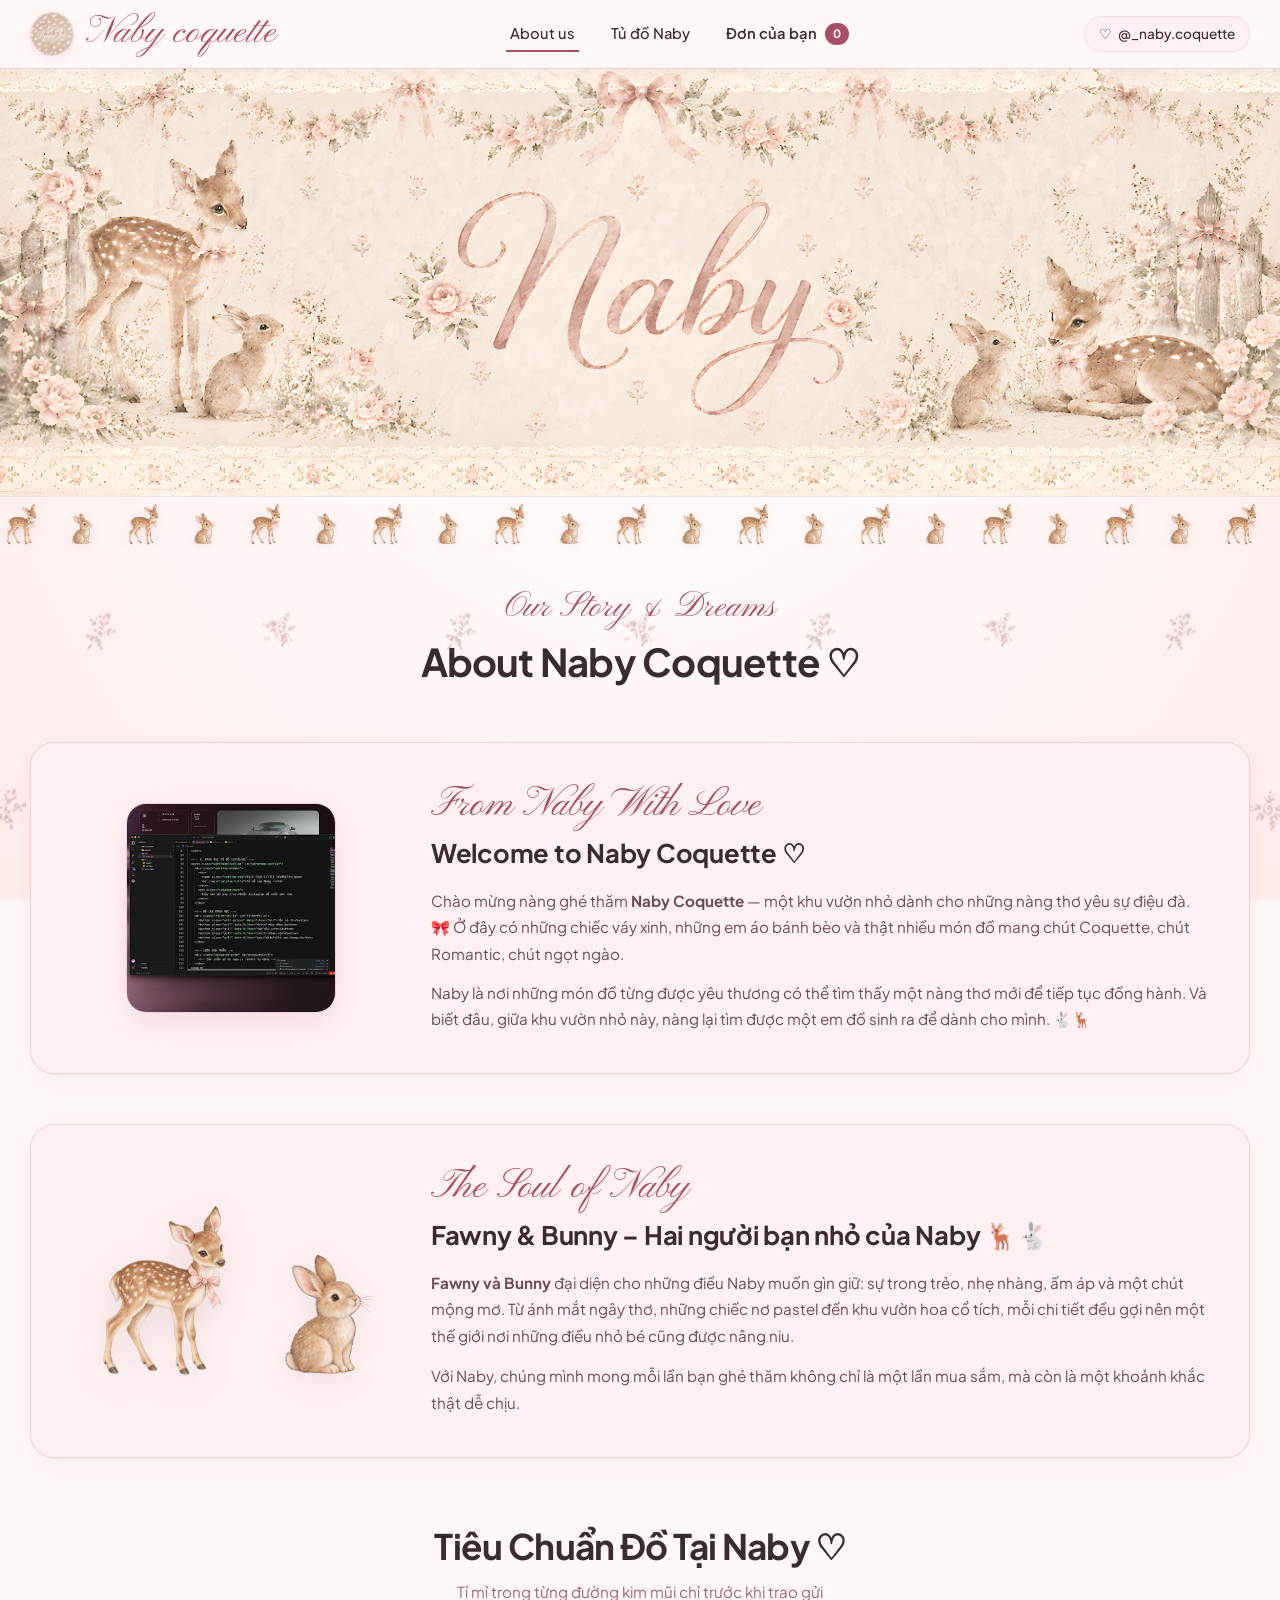
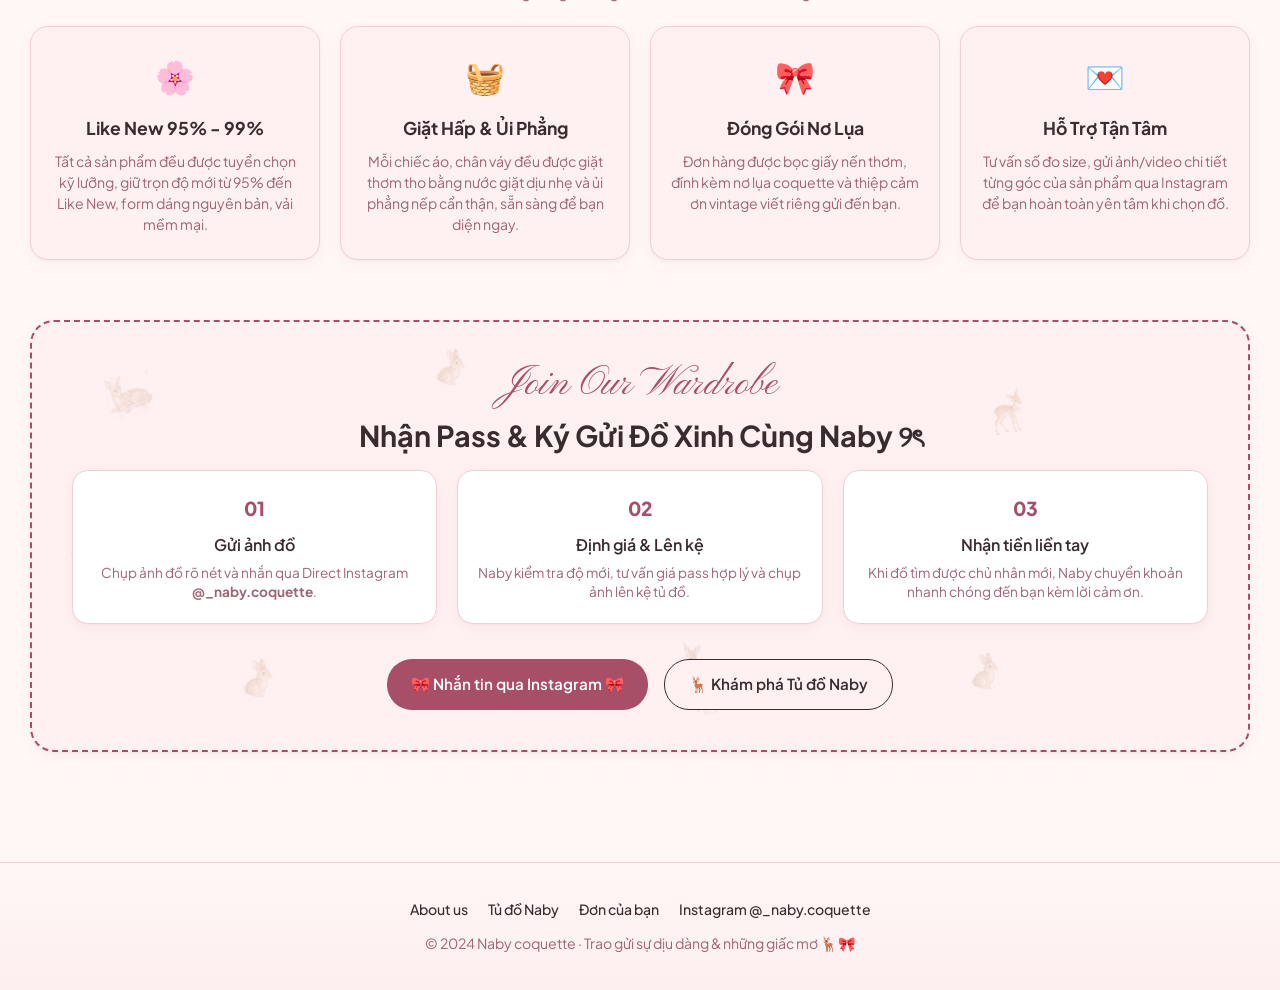
<file: about.html>
<!DOCTYPE html>
<html lang="vi">
<head>
  <meta charset="UTF-8">
  <meta name="viewport" content="width=device-width, initial-scale=1.0">
  <title>About Us ♡ Naby coquette</title>
  <link rel="icon" type="image/x-icon" href="assets/favicon.ico">
  <link rel="icon" type="image/png" sizes="32x32" href="assets/favicon-32x32.png">
  <link rel="icon" type="image/png" sizes="16x16" href="assets/favicon-16x16.png">
  <link rel="apple-touch-icon" sizes="180x180" href="assets/apple-touch-icon.png">
  
  <!-- Font chữ Pinyon Script lãng mạn & Plus Jakarta Sans thanh lịch chuẩn nét -->
  <link rel="preconnect" href="https://fonts.googleapis.com">
  <link rel="preconnect" href="https://fonts.gstatic.com" crossorigin>
  <link href="https://fonts.googleapis.com/css2?family=Pinyon+Script&family=Plus+Jakarta+Sans:ital,wght@0,400;0,500;0,600;0,700;1,400;1,600&display=swap" rel="stylesheet">
  
  <link rel="stylesheet" href="css/style.css?v=3.2">
</head>
<body class="page-about">

  <!-- 1. THANH ĐIỀU HƯỚNG TRÊN CÙNG (STICKY NAVBAR) -->
  <header class="top-navbar">
    <div class="navbar-container">
      <!-- Logo bên trái -->
      <a href="about.html" class="brand-logo">
        <img src="assets/logo.jpg" alt="Naby coquette" class="brand-logo-img">
        <span class="brand-name">Naby coquette</span>
      </a>

      <!-- 3 Nút cụ thể: About us (active), Tủ đồ Naby, Đơn của bạn -->
      <nav class="nav-links-group">
        <a href="about.html" class="nav-link active">About us</a>
        <a href="index.html" class="nav-link">Tủ đồ Naby</a>
        <a href="orders.html" class="nav-link cart-trigger-link">
          Đơn của bạn <span class="cart-badge-pill" id="cartCount">0</span>
        </a>
      </nav>

      <!-- Phía bên phải: Instagram -->
      <div class="nav-right-actions">
        <a href="https://instagram.com/_naby.coquette" target="_blank" class="ig-pill-btn">
          <span>♡</span>
          <span>@_naby.coquette</span>
        </a>
      </div>
    </div>
  </header>

  <!-- 2. HERO BANNER TOÀN CẢNH (ẢNH 3 - BỨC TRANH NABY VINTAGE 4K) -->
  <section class="hero-banner-section" id="heroSection">
    <div class="hero-banner-container" id="heroBannerContainer">
      <picture class="hero-banner-picture">
        <source type="image/webp" media="(min-width: 1200px)" srcset="assets/hero-banner-4k.webp 4096w, assets/hero-banner-2k.webp 2560w">
        <source type="image/webp" srcset="assets/hero-banner-2k.webp 2560w">
        <source type="image/png" media="(min-width: 1200px)" srcset="assets/hero-banner-2x.png 4096w, assets/hero-banner.png 2560w">
        <img 
          src="assets/hero-banner.png" 
          srcset="assets/hero-banner-2x.png 4096w, assets/hero-banner.png 2560w" 
          sizes="100vw"
          alt="Naby Coquette Artwork Banner" 
          class="hero-banner-img" 
          id="heroBannerImg"
          loading="eager"
          decoding="async"
        >
      </picture>
    </div>
  </section>

  <!-- DẢI LINH VẬT NAI & THỎ CHẠY NGANG KHÔNG NỀN (FULL NAI & THỎ, KHÔNG KHOẢNG TRỐNG, LẶP VÔ TẬN) -->
  <div class="mascot-marquee-divider" aria-hidden="true">
    <div class="mascot-marquee-track">
      <!-- Group 1 (56 linh vật liên tục phủ kín màn hình) -->
      <div class="mascot-marquee-group">
        <div class="mascot-parade-item deer-bob">
          <img src="assets/elements/fawn_mascot_hd.png" alt="Fawn" class="parade-fawn">
        </div>
        <div class="mascot-parade-item bunny-hop">
          <img src="assets/elements/bunny_mascot.png" alt="Bunny" class="parade-bunny">
        </div>
        <div class="mascot-parade-item deer-bob delay-1">
          <img src="assets/elements/fawn_mascot_hd.png" alt="Fawn" class="parade-fawn">
        </div>
        <div class="mascot-parade-item bunny-hop delay-2">
          <img src="assets/elements/bunny_mascot.png" alt="Bunny" class="parade-bunny">
        </div>
        <div class="mascot-parade-item deer-bob">
          <img src="assets/elements/fawn_mascot_hd.png" alt="Fawn" class="parade-fawn">
        </div>
        <div class="mascot-parade-item bunny-hop delay-1">
          <img src="assets/elements/bunny_mascot.png" alt="Bunny" class="parade-bunny">
        </div>
        <div class="mascot-parade-item deer-bob delay-2">
          <img src="assets/elements/fawn_mascot_hd.png" alt="Fawn" class="parade-fawn">
        </div>
        <div class="mascot-parade-item bunny-hop">
          <img src="assets/elements/bunny_mascot.png" alt="Bunny" class="parade-bunny">
        </div>
        <div class="mascot-parade-item deer-bob">
          <img src="assets/elements/fawn_mascot_hd.png" alt="Fawn" class="parade-fawn">
        </div>
        <div class="mascot-parade-item bunny-hop">
          <img src="assets/elements/bunny_mascot.png" alt="Bunny" class="parade-bunny">
        </div>
        <div class="mascot-parade-item deer-bob delay-1">
          <img src="assets/elements/fawn_mascot_hd.png" alt="Fawn" class="parade-fawn">
        </div>
        <div class="mascot-parade-item bunny-hop delay-2">
          <img src="assets/elements/bunny_mascot.png" alt="Bunny" class="parade-bunny">
        </div>
        <div class="mascot-parade-item deer-bob">
          <img src="assets/elements/fawn_mascot_hd.png" alt="Fawn" class="parade-fawn">
        </div>
        <div class="mascot-parade-item bunny-hop delay-1">
          <img src="assets/elements/bunny_mascot.png" alt="Bunny" class="parade-bunny">
        </div>
        <div class="mascot-parade-item deer-bob delay-2">
          <img src="assets/elements/fawn_mascot_hd.png" alt="Fawn" class="parade-fawn">
        </div>
        <div class="mascot-parade-item bunny-hop">
          <img src="assets/elements/bunny_mascot.png" alt="Bunny" class="parade-bunny">
        </div>
        <div class="mascot-parade-item deer-bob">
          <img src="assets/elements/fawn_mascot_hd.png" alt="Fawn" class="parade-fawn">
        </div>
        <div class="mascot-parade-item bunny-hop">
          <img src="assets/elements/bunny_mascot.png" alt="Bunny" class="parade-bunny">
        </div>
        <div class="mascot-parade-item deer-bob delay-1">
          <img src="assets/elements/fawn_mascot_hd.png" alt="Fawn" class="parade-fawn">
        </div>
        <div class="mascot-parade-item bunny-hop delay-2">
          <img src="assets/elements/bunny_mascot.png" alt="Bunny" class="parade-bunny">
        </div>
        <div class="mascot-parade-item deer-bob">
          <img src="assets/elements/fawn_mascot_hd.png" alt="Fawn" class="parade-fawn">
        </div>
        <div class="mascot-parade-item bunny-hop delay-1">
          <img src="assets/elements/bunny_mascot.png" alt="Bunny" class="parade-bunny">
        </div>
        <div class="mascot-parade-item deer-bob delay-2">
          <img src="assets/elements/fawn_mascot_hd.png" alt="Fawn" class="parade-fawn">
        </div>
        <div class="mascot-parade-item bunny-hop">
          <img src="assets/elements/bunny_mascot.png" alt="Bunny" class="parade-bunny">
        </div>
        <div class="mascot-parade-item deer-bob">
          <img src="assets/elements/fawn_mascot_hd.png" alt="Fawn" class="parade-fawn">
        </div>
        <div class="mascot-parade-item bunny-hop">
          <img src="assets/elements/bunny_mascot.png" alt="Bunny" class="parade-bunny">
        </div>
        <div class="mascot-parade-item deer-bob delay-1">
          <img src="assets/elements/fawn_mascot_hd.png" alt="Fawn" class="parade-fawn">
        </div>
        <div class="mascot-parade-item bunny-hop delay-2">
          <img src="assets/elements/bunny_mascot.png" alt="Bunny" class="parade-bunny">
        </div>
        <div class="mascot-parade-item deer-bob">
          <img src="assets/elements/fawn_mascot_hd.png" alt="Fawn" class="parade-fawn">
        </div>
        <div class="mascot-parade-item bunny-hop delay-1">
          <img src="assets/elements/bunny_mascot.png" alt="Bunny" class="parade-bunny">
        </div>
        <div class="mascot-parade-item deer-bob delay-2">
          <img src="assets/elements/fawn_mascot_hd.png" alt="Fawn" class="parade-fawn">
        </div>
        <div class="mascot-parade-item bunny-hop">
          <img src="assets/elements/bunny_mascot.png" alt="Bunny" class="parade-bunny">
        </div>
        <div class="mascot-parade-item deer-bob">
          <img src="assets/elements/fawn_mascot_hd.png" alt="Fawn" class="parade-fawn">
        </div>
        <div class="mascot-parade-item bunny-hop">
          <img src="assets/elements/bunny_mascot.png" alt="Bunny" class="parade-bunny">
        </div>
        <div class="mascot-parade-item deer-bob delay-1">
          <img src="assets/elements/fawn_mascot_hd.png" alt="Fawn" class="parade-fawn">
        </div>
        <div class="mascot-parade-item bunny-hop delay-2">
          <img src="assets/elements/bunny_mascot.png" alt="Bunny" class="parade-bunny">
        </div>
        <div class="mascot-parade-item deer-bob">
          <img src="assets/elements/fawn_mascot_hd.png" alt="Fawn" class="parade-fawn">
        </div>
        <div class="mascot-parade-item bunny-hop delay-1">
          <img src="assets/elements/bunny_mascot.png" alt="Bunny" class="parade-bunny">
        </div>
        <div class="mascot-parade-item deer-bob delay-2">
          <img src="assets/elements/fawn_mascot_hd.png" alt="Fawn" class="parade-fawn">
        </div>
        <div class="mascot-parade-item bunny-hop">
          <img src="assets/elements/bunny_mascot.png" alt="Bunny" class="parade-bunny">
        </div>
        <div class="mascot-parade-item deer-bob">
          <img src="assets/elements/fawn_mascot_hd.png" alt="Fawn" class="parade-fawn">
        </div>
        <div class="mascot-parade-item bunny-hop">
          <img src="assets/elements/bunny_mascot.png" alt="Bunny" class="parade-bunny">
        </div>
        <div class="mascot-parade-item deer-bob delay-1">
          <img src="assets/elements/fawn_mascot_hd.png" alt="Fawn" class="parade-fawn">
        </div>
        <div class="mascot-parade-item bunny-hop delay-2">
          <img src="assets/elements/bunny_mascot.png" alt="Bunny" class="parade-bunny">
        </div>
        <div class="mascot-parade-item deer-bob">
          <img src="assets/elements/fawn_mascot_hd.png" alt="Fawn" class="parade-fawn">
        </div>
        <div class="mascot-parade-item bunny-hop delay-1">
          <img src="assets/elements/bunny_mascot.png" alt="Bunny" class="parade-bunny">
        </div>
        <div class="mascot-parade-item deer-bob delay-2">
          <img src="assets/elements/fawn_mascot_hd.png" alt="Fawn" class="parade-fawn">
        </div>
        <div class="mascot-parade-item bunny-hop">
          <img src="assets/elements/bunny_mascot.png" alt="Bunny" class="parade-bunny">
        </div>
        <div class="mascot-parade-item deer-bob">
          <img src="assets/elements/fawn_mascot_hd.png" alt="Fawn" class="parade-fawn">
        </div>
        <div class="mascot-parade-item bunny-hop">
          <img src="assets/elements/bunny_mascot.png" alt="Bunny" class="parade-bunny">
        </div>
        <div class="mascot-parade-item deer-bob delay-1">
          <img src="assets/elements/fawn_mascot_hd.png" alt="Fawn" class="parade-fawn">
        </div>
        <div class="mascot-parade-item bunny-hop delay-2">
          <img src="assets/elements/bunny_mascot.png" alt="Bunny" class="parade-bunny">
        </div>
        <div class="mascot-parade-item deer-bob">
          <img src="assets/elements/fawn_mascot_hd.png" alt="Fawn" class="parade-fawn">
        </div>
        <div class="mascot-parade-item bunny-hop delay-1">
          <img src="assets/elements/bunny_mascot.png" alt="Bunny" class="parade-bunny">
        </div>
        <div class="mascot-parade-item deer-bob delay-2">
          <img src="assets/elements/fawn_mascot_hd.png" alt="Fawn" class="parade-fawn">
        </div>
        <div class="mascot-parade-item bunny-hop">
          <img src="assets/elements/bunny_mascot.png" alt="Bunny" class="parade-bunny">
        </div>
      </div>
      <!-- Group 2 (Bản sao hoàn hảo để lặp vô tận không vết ghép) -->
      <div class="mascot-marquee-group">
        <div class="mascot-parade-item deer-bob">
          <img src="assets/elements/fawn_mascot_hd.png" alt="Fawn" class="parade-fawn">
        </div>
        <div class="mascot-parade-item bunny-hop">
          <img src="assets/elements/bunny_mascot.png" alt="Bunny" class="parade-bunny">
        </div>
        <div class="mascot-parade-item deer-bob delay-1">
          <img src="assets/elements/fawn_mascot_hd.png" alt="Fawn" class="parade-fawn">
        </div>
        <div class="mascot-parade-item bunny-hop delay-2">
          <img src="assets/elements/bunny_mascot.png" alt="Bunny" class="parade-bunny">
        </div>
        <div class="mascot-parade-item deer-bob">
          <img src="assets/elements/fawn_mascot_hd.png" alt="Fawn" class="parade-fawn">
        </div>
        <div class="mascot-parade-item bunny-hop delay-1">
          <img src="assets/elements/bunny_mascot.png" alt="Bunny" class="parade-bunny">
        </div>
        <div class="mascot-parade-item deer-bob delay-2">
          <img src="assets/elements/fawn_mascot_hd.png" alt="Fawn" class="parade-fawn">
        </div>
        <div class="mascot-parade-item bunny-hop">
          <img src="assets/elements/bunny_mascot.png" alt="Bunny" class="parade-bunny">
        </div>
        <div class="mascot-parade-item deer-bob">
          <img src="assets/elements/fawn_mascot_hd.png" alt="Fawn" class="parade-fawn">
        </div>
        <div class="mascot-parade-item bunny-hop">
          <img src="assets/elements/bunny_mascot.png" alt="Bunny" class="parade-bunny">
        </div>
        <div class="mascot-parade-item deer-bob delay-1">
          <img src="assets/elements/fawn_mascot_hd.png" alt="Fawn" class="parade-fawn">
        </div>
        <div class="mascot-parade-item bunny-hop delay-2">
          <img src="assets/elements/bunny_mascot.png" alt="Bunny" class="parade-bunny">
        </div>
        <div class="mascot-parade-item deer-bob">
          <img src="assets/elements/fawn_mascot_hd.png" alt="Fawn" class="parade-fawn">
        </div>
        <div class="mascot-parade-item bunny-hop delay-1">
          <img src="assets/elements/bunny_mascot.png" alt="Bunny" class="parade-bunny">
        </div>
        <div class="mascot-parade-item deer-bob delay-2">
          <img src="assets/elements/fawn_mascot_hd.png" alt="Fawn" class="parade-fawn">
        </div>
        <div class="mascot-parade-item bunny-hop">
          <img src="assets/elements/bunny_mascot.png" alt="Bunny" class="parade-bunny">
        </div>
        <div class="mascot-parade-item deer-bob">
          <img src="assets/elements/fawn_mascot_hd.png" alt="Fawn" class="parade-fawn">
        </div>
        <div class="mascot-parade-item bunny-hop">
          <img src="assets/elements/bunny_mascot.png" alt="Bunny" class="parade-bunny">
        </div>
        <div class="mascot-parade-item deer-bob delay-1">
          <img src="assets/elements/fawn_mascot_hd.png" alt="Fawn" class="parade-fawn">
        </div>
        <div class="mascot-parade-item bunny-hop delay-2">
          <img src="assets/elements/bunny_mascot.png" alt="Bunny" class="parade-bunny">
        </div>
        <div class="mascot-parade-item deer-bob">
          <img src="assets/elements/fawn_mascot_hd.png" alt="Fawn" class="parade-fawn">
        </div>
        <div class="mascot-parade-item bunny-hop delay-1">
          <img src="assets/elements/bunny_mascot.png" alt="Bunny" class="parade-bunny">
        </div>
        <div class="mascot-parade-item deer-bob delay-2">
          <img src="assets/elements/fawn_mascot_hd.png" alt="Fawn" class="parade-fawn">
        </div>
        <div class="mascot-parade-item bunny-hop">
          <img src="assets/elements/bunny_mascot.png" alt="Bunny" class="parade-bunny">
        </div>
        <div class="mascot-parade-item deer-bob">
          <img src="assets/elements/fawn_mascot_hd.png" alt="Fawn" class="parade-fawn">
        </div>
        <div class="mascot-parade-item bunny-hop">
          <img src="assets/elements/bunny_mascot.png" alt="Bunny" class="parade-bunny">
        </div>
        <div class="mascot-parade-item deer-bob delay-1">
          <img src="assets/elements/fawn_mascot_hd.png" alt="Fawn" class="parade-fawn">
        </div>
        <div class="mascot-parade-item bunny-hop delay-2">
          <img src="assets/elements/bunny_mascot.png" alt="Bunny" class="parade-bunny">
        </div>
        <div class="mascot-parade-item deer-bob">
          <img src="assets/elements/fawn_mascot_hd.png" alt="Fawn" class="parade-fawn">
        </div>
        <div class="mascot-parade-item bunny-hop delay-1">
          <img src="assets/elements/bunny_mascot.png" alt="Bunny" class="parade-bunny">
        </div>
        <div class="mascot-parade-item deer-bob delay-2">
          <img src="assets/elements/fawn_mascot_hd.png" alt="Fawn" class="parade-fawn">
        </div>
        <div class="mascot-parade-item bunny-hop">
          <img src="assets/elements/bunny_mascot.png" alt="Bunny" class="parade-bunny">
        </div>
        <div class="mascot-parade-item deer-bob">
          <img src="assets/elements/fawn_mascot_hd.png" alt="Fawn" class="parade-fawn">
        </div>
        <div class="mascot-parade-item bunny-hop">
          <img src="assets/elements/bunny_mascot.png" alt="Bunny" class="parade-bunny">
        </div>
        <div class="mascot-parade-item deer-bob delay-1">
          <img src="assets/elements/fawn_mascot_hd.png" alt="Fawn" class="parade-fawn">
        </div>
        <div class="mascot-parade-item bunny-hop delay-2">
          <img src="assets/elements/bunny_mascot.png" alt="Bunny" class="parade-bunny">
        </div>
        <div class="mascot-parade-item deer-bob">
          <img src="assets/elements/fawn_mascot_hd.png" alt="Fawn" class="parade-fawn">
        </div>
        <div class="mascot-parade-item bunny-hop delay-1">
          <img src="assets/elements/bunny_mascot.png" alt="Bunny" class="parade-bunny">
        </div>
        <div class="mascot-parade-item deer-bob delay-2">
          <img src="assets/elements/fawn_mascot_hd.png" alt="Fawn" class="parade-fawn">
        </div>
        <div class="mascot-parade-item bunny-hop">
          <img src="assets/elements/bunny_mascot.png" alt="Bunny" class="parade-bunny">
        </div>
        <div class="mascot-parade-item deer-bob">
          <img src="assets/elements/fawn_mascot_hd.png" alt="Fawn" class="parade-fawn">
        </div>
        <div class="mascot-parade-item bunny-hop">
          <img src="assets/elements/bunny_mascot.png" alt="Bunny" class="parade-bunny">
        </div>
        <div class="mascot-parade-item deer-bob delay-1">
          <img src="assets/elements/fawn_mascot_hd.png" alt="Fawn" class="parade-fawn">
        </div>
        <div class="mascot-parade-item bunny-hop delay-2">
          <img src="assets/elements/bunny_mascot.png" alt="Bunny" class="parade-bunny">
        </div>
        <div class="mascot-parade-item deer-bob">
          <img src="assets/elements/fawn_mascot_hd.png" alt="Fawn" class="parade-fawn">
        </div>
        <div class="mascot-parade-item bunny-hop delay-1">
          <img src="assets/elements/bunny_mascot.png" alt="Bunny" class="parade-bunny">
        </div>
        <div class="mascot-parade-item deer-bob delay-2">
          <img src="assets/elements/fawn_mascot_hd.png" alt="Fawn" class="parade-fawn">
        </div>
        <div class="mascot-parade-item bunny-hop">
          <img src="assets/elements/bunny_mascot.png" alt="Bunny" class="parade-bunny">
        </div>
        <div class="mascot-parade-item deer-bob">
          <img src="assets/elements/fawn_mascot_hd.png" alt="Fawn" class="parade-fawn">
        </div>
        <div class="mascot-parade-item bunny-hop">
          <img src="assets/elements/bunny_mascot.png" alt="Bunny" class="parade-bunny">
        </div>
        <div class="mascot-parade-item deer-bob delay-1">
          <img src="assets/elements/fawn_mascot_hd.png" alt="Fawn" class="parade-fawn">
        </div>
        <div class="mascot-parade-item bunny-hop delay-2">
          <img src="assets/elements/bunny_mascot.png" alt="Bunny" class="parade-bunny">
        </div>
        <div class="mascot-parade-item deer-bob">
          <img src="assets/elements/fawn_mascot_hd.png" alt="Fawn" class="parade-fawn">
        </div>
        <div class="mascot-parade-item bunny-hop delay-1">
          <img src="assets/elements/bunny_mascot.png" alt="Bunny" class="parade-bunny">
        </div>
        <div class="mascot-parade-item deer-bob delay-2">
          <img src="assets/elements/fawn_mascot_hd.png" alt="Fawn" class="parade-fawn">
        </div>
        <div class="mascot-parade-item bunny-hop">
          <img src="assets/elements/bunny_mascot.png" alt="Bunny" class="parade-bunny">
        </div>
      </div>
    </div>
  </div>


  <!-- 3. NỘI DUNG CHÍNH TRANG ABOUT (NỀN TRẮNG TINH KHÔI) -->
  <main class="main-content-white">
    <div class="content-container">

      <!-- TIÊU ĐỀ GIỚI THIỆU -->
      <div class="about-page-title-wrap">
        <span class="about-subtitle-script">Our Story & Dreams</span>
        <h1 class="about-main-title">About Naby Coquette ♡</h1>
      </div>

      <!-- PHẦN 1: CÂU CHUYỆN THƯƠNG HIỆU -->
      <section class="about-card-box">
        <div class="about-image-frame">
          <img src="assets/avatar.jpg" alt="About Naby Coquette" class="about-img">
        </div>
        <div class="about-content">
          <span class="about-script">From Naby With Love</span>
          <h2>Welcome to Naby Coquette ♡</h2>
          <p>
            Chào mừng nàng ghé thăm <strong>Naby Coquette</strong> — một khu vườn nhỏ dành cho những nàng thơ yêu sự điệu đà. 🎀 Ở đây có những chiếc váy xinh, những em áo bánh bèo và thật nhiều món đồ mang chút Coquette, chút Romantic, chút ngọt ngào.
          </p>
          <p>
            Naby là nơi những món đồ từng được yêu thương có thể tìm thấy một nàng thơ mới để tiếp tục đồng hành. Và biết đâu, giữa khu vườn nhỏ này, nàng lại tìm được một em đồ sinh ra để dành cho mình. 🐇🦌
          </p>
        </div>
      </section>

      <!-- PHẦN 2: LINH VẬT CỦA NABY - CHÚ NAI CON & THỎ TRẮNG -->
      <section class="mascot-story-section">
        <div class="mascot-box">
          <div class="mascot-visual">
            <img src="assets/elements/fawn_mascot_hd.png" alt="Naby Fawn Mascot" class="mascot-img-fawn">
            <img src="assets/elements/bunny_mascot.png" alt="Naby Bunny Mascot" class="mascot-img-bunny">
          </div>
          <div class="mascot-text">
            <span class="about-script">The Soul of Naby</span>
            <h3>Fawny & Bunny – Hai người bạn nhỏ của Naby 🦌🐇</h3>
            <p>
              <strong>Fawny và Bunny</strong> đại diện cho những điều Naby muốn gìn giữ: sự trong trẻo, nhẹ nhàng, ấm áp và một chút mộng mơ. Từ ánh mắt ngây thơ, những chiếc nơ pastel đến khu vườn hoa cổ tích, mỗi chi tiết đều gợi nên một thế giới nơi những điều nhỏ bé cũng được nâng niu.
            </p>
            <p>
              Với Naby, chúng mình mong mỗi lần bạn ghé thăm không chỉ là một lần mua sắm, mà còn là một khoảnh khắc thật dễ chịu.
            </p>
          </div>
        </div>
      </section>

      <!-- PHẦN 3: TIÊU CHUẨN ĐỒ TUYỂN CHỌN -->
      <section class="standards-section">
        <div class="catalog-header">
          <h2 class="catalog-title">Tiêu Chuẩn Đồ Tại Naby ♡</h2>
          <p class="catalog-subtitle">Tỉ mỉ trong từng đường kim mũi chỉ trước khi trao gửi</p>
        </div>

        <div class="standards-grid">
          <div class="standard-card">
            <span class="standard-icon">🌸</span>
            <h4>Like New 95% - 99%</h4>
            <p>Tất cả sản phẩm đều được tuyển chọn kỹ lưỡng, giữ trọn độ mới từ 95% đến Like New, form dáng nguyên bản, vải mềm mại.</p>
          </div>

          <div class="standard-card">
            <span class="standard-icon">🧺</span>
            <h4>Giặt Hấp & Ủi Phẳng</h4>
            <p>Mỗi chiếc áo, chân váy đều được giặt thơm tho bằng nước giặt dịu nhẹ và ủi phẳng nếp cẩn thận, sẵn sàng để bạn diện ngay.</p>
          </div>

          <div class="standard-card">
            <span class="standard-icon">🎀</span>
            <h4>Đóng Gói Nơ Lụa</h4>
            <p>Đơn hàng được bọc giấy nến thơm, đính kèm nơ lụa coquette và thiệp cảm ơn vintage viết riêng gửi đến bạn.</p>
          </div>

          <div class="standard-card">
            <span class="standard-icon">💌</span>
            <h4>Hỗ Trợ Tận Tâm</h4>
            <p>Tư vấn số đo size, gửi ảnh/video chi tiết từng góc của sản phẩm qua Instagram để bạn hoàn toàn yên tâm khi chọn đồ.</p>
          </div>
        </div>
      </section>

      <!-- PHẦN 4: HƯỚNG DẪN KÝ GỬI & PASS ĐỒ -->
      <section class="consign-guide-section">
        <div class="consign-box">
          <!-- Họa tiết linh vật nai & thỏ phân bổ ngẫu nhiên duyên dáng khắp khung -->
          <div class="random-mascots-wrap" aria-hidden="true">
            <img src="assets/elements/fawn_lying.png" alt="" class="random-mascot m-1">
            <img src="assets/elements/bunny_mascot.png" alt="" class="random-mascot m-2">
            <img src="assets/elements/fawn_mascot_hd.png" alt="" class="random-mascot m-3">
            <img src="assets/elements/bunny_mascot.png" alt="" class="random-mascot m-4">
            <img src="assets/elements/fawn_lying.png" alt="" class="random-mascot m-5">
            <img src="assets/elements/bunny_mascot.png" alt="" class="random-mascot m-6">
            <img src="assets/elements/fawn_standing_right.png" alt="" class="random-mascot m-7">
            <img src="assets/elements/bunny_mascot.png" alt="" class="random-mascot m-8">
          </div>

          <span class="about-script">Join Our Wardrobe</span>
          <h3>Nhận Pass & Ký Gửi Đồ Xinh Cùng Naby ୨ৎ</h3>

          <div class="consign-steps">
            <div class="consign-step-item">
              <span class="step-num">01</span>
              <h5>Gửi ảnh đồ</h5>
              <p>Chụp ảnh đồ rõ nét và nhắn qua Direct Instagram <strong>@_naby.coquette</strong>.</p>
            </div>
            <div class="consign-step-item">
              <span class="step-num">02</span>
              <h5>Định giá & Lên kệ</h5>
              <p>Naby kiểm tra độ mới, tư vấn giá pass hợp lý và chụp ảnh lên kệ tủ đồ.</p>
            </div>
            <div class="consign-step-item">
              <span class="step-num">03</span>
              <h5>Nhận tiền liền tay</h5>
              <p>Khi đồ tìm được chủ nhân mới, Naby chuyển khoản nhanh chóng đến bạn kèm lời cảm ơn.</p>
            </div>
          </div>

          <div class="consign-cta">
            <a href="https://instagram.com/_naby.coquette" target="_blank" class="btn-primary-coquette">
              🎀 Nhắn tin qua Instagram 🎀
            </a>
            <a href="index.html" class="btn-secondary-coquette">
              🦌 Khám phá Tủ đồ Naby
            </a>
          </div>
        </div>
      </section>

    </div>
  </main>

  <!-- CHÂN TRANG FOOTER -->
  <footer class="site-footer">
    <div class="footer-links">
      <a href="about.html" class="footer-link">About us</a>
      <a href="index.html" class="footer-link">Tủ đồ Naby</a>
      <a href="orders.html" class="footer-link">Đơn của bạn</a>
      <a href="https://instagram.com/_naby.coquette" target="_blank" class="footer-link">Instagram @_naby.coquette</a>
    </div>
    <p>© 2024 Naby coquette · Trao gửi sự dịu dàng & những giấc mơ 🦌🎀</p>
  </footer>

  <!-- SCRIPTS -->
  <script src="js/items.js?v=3.2"></script>
  <script src="js/app.js?v=3.2"></script>
</body>
</html>
</file>
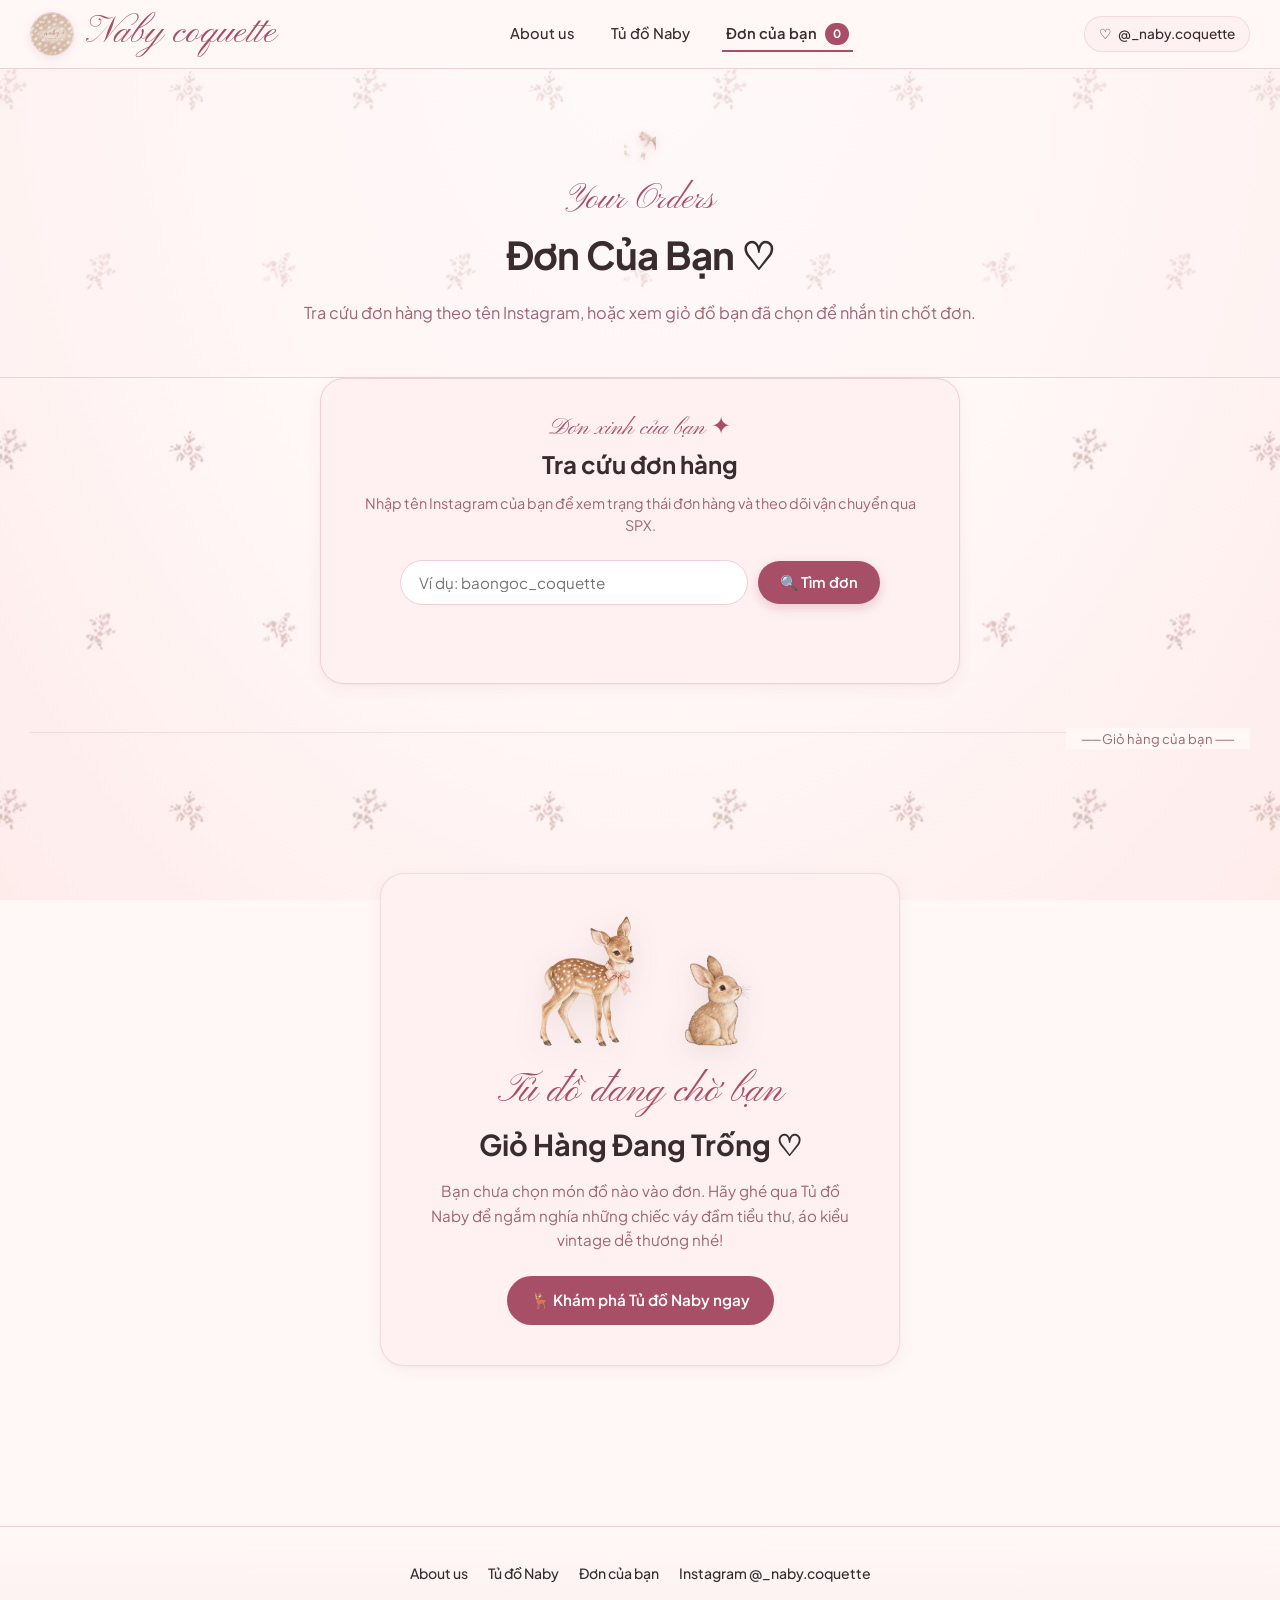
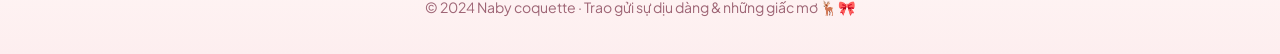
<file: orders.html>
<!DOCTYPE html>
<html lang="vi">
<head>
  <meta charset="UTF-8">
  <meta name="viewport" content="width=device-width, initial-scale=1.0">
  <title>Đơn Của Bạn ♡ Naby coquette</title>
  <link rel="icon" type="image/x-icon" href="assets/favicon.ico">
  <link rel="icon" type="image/png" sizes="32x32" href="assets/favicon-32x32.png">
  <link rel="icon" type="image/png" sizes="16x16" href="assets/favicon-16x16.png">
  <link rel="apple-touch-icon" sizes="180x180" href="assets/apple-touch-icon.png">
  <link rel="preconnect" href="https://fonts.googleapis.com">
  <link rel="preconnect" href="https://fonts.gstatic.com" crossorigin>
  <link href="https://fonts.googleapis.com/css2?family=Pinyon+Script&family=Plus+Jakarta+Sans:ital,wght@0,400;0,500;0,600;0,700;1,400;1,600&display=swap" rel="stylesheet">
  <link rel="stylesheet" href="css/style.css?v=3.3">
</head>
<body class="page-orders">

  <header class="top-navbar">
    <div class="navbar-container">
      <a href="about.html" class="brand-logo">
        <img src="assets/logo.jpg" alt="Naby coquette" class="brand-logo-img">
        <span class="brand-name">Naby coquette</span>
      </a>
      <nav class="nav-links-group">
        <a href="about.html" class="nav-link">About us</a>
        <a href="index.html" class="nav-link">Tủ đồ Naby</a>
        <a href="orders.html" class="nav-link cart-trigger-link active">
          Đơn của bạn <span class="cart-badge-pill" id="cartCount">0</span>
        </a>
      </nav>
      <div class="nav-right-actions">
        <a href="https://instagram.com/_naby.coquette" target="_blank" class="ig-pill-btn">
          <span>♡</span>
          <span>@_naby.coquette</span>
        </a>
      </div>
    </div>
  </header>

  <section class="orders-hero-header">
    <div class="about-hero-deco-bow">
      <img src="assets/elements/ribbon_bow_3.png" alt="Bow Deco">
    </div>
    <span class="about-subtitle-script">Your Orders</span>
    <h1 class="about-main-title">Đơn Của Bạn ♡</h1>
    <p class="about-intro-p">
      Tra cứu đơn hàng theo tên Instagram, hoặc xem giỏ đồ bạn đã chọn để nhắn tin chốt đơn.
    </p>
  </section>

  <main class="main-content-white">
    <div class="content-container">

      <!-- PHẦN A: TRA CỨU ĐƠN HÀNG THEO INSTAGRAM HANDLE -->
      <section class="order-lookup-section">

        <div class="order-lookup-box">
          <span class="about-script">Đơn xinh của bạn ✦</span>
          <h3>Tra cứu đơn hàng</h3>
          <p class="order-lookup-desc">
            Nhập tên Instagram của bạn để xem trạng thái đơn hàng và theo dõi vận chuyển qua SPX.
          </p>
          <div class="order-lookup-form">
            <input
              type="text"
              id="orderLookupInput"
              class="order-lookup-input"
              placeholder="Ví dụ: baongoc_coquette"
              autocomplete="off"
              autocapitalize="none"
            >
            <button class="btn-order-search" id="btnOrderSearch" type="button">
              🔍 Tìm đơn
            </button>
          </div>
          <div class="order-lookup-feedback" id="orderLookupFeedback"></div>
        </div>

        <div class="order-results-section" id="orderResultsSection">
          <div class="order-results-header">
            <p class="order-results-title">
              Đơn hàng của <span class="order-results-handle" id="orderResultsHandle"></span>
            </p>
            <button class="btn-order-clear" id="btnOrderClear" type="button">✕ Tìm lại</button>
          </div>
          <div id="orderResultsList"></div>
        </div>

      </section>

      <div class="orders-section-divider"></div>
      <div style="text-align:center; margin-top: -48px; margin-bottom: 32px;">
        <span class="orders-section-label">── Giỏ hàng của bạn ──</span>
      </div>

      <!-- PHẦN B: GIỎ HÀNG (CART) -->
      <div class="orders-layout" id="ordersWithItems" style="display: none;">
        <div class="orders-items-col">
          <div class="orders-card-box">
            <div class="orders-card-header">
              <h3>Danh sách món đồ đã chọn (<span id="ordersItemsCount">0</span>)</h3>
              <button class="btn-clear-all-orders" id="btnClearCart" type="button">Xóa tất cả</button>
            </div>
            <div class="orders-items-list" id="ordersListContainer"></div>
          </div>
        </div>

        <div class="orders-summary-col">
          <div class="orders-summary-box">
            <h3>Thông tin chốt đơn ୨ৎ</h3>
            <div class="customer-form-group">
              <label for="custName" class="form-label">Tên của bạn:</label>
              <input type="text" id="custName" class="form-input" placeholder="Ví dụ: Bảo Ngọc / Linh Đan">
            </div>
            <div class="customer-form-group">
              <label for="custContact" class="form-label">Tên Instagram hoặc SĐT:</label>
              <input type="text" id="custContact" class="form-input" placeholder="Ví dụ: @baongoc_coquette / 090xxxxxxx">
            </div>
            <div class="customer-form-group">
              <label for="custNote" class="form-label">Lời nhắn thêm cho Naby:</label>
              <textarea id="custNote" class="form-textarea" rows="2" placeholder="Ví dụ: Nhắn shop kiểm tra số đo eo giúp mình nhé..."></textarea>
            </div>
            <div class="summary-divider"></div>
            <div class="summary-price-row">
              <span>Tạm tính (<span id="summaryCount">0</span> món):</span>
              <span class="summary-total-price" id="ordersTotalPrice">0₫</span>
            </div>
            <p class="order-direct-note">
              *Khi nhấn nút bên dưới, hệ thống sẽ tự động <strong>sao chép đầy đủ nội dung đơn</strong> và mở tin nhắn Instagram của Naby. Bạn chỉ cần dán (Paste) vào khung chat là xong nhé! ♡
            </p>
            <button class="btn-checkout-page" id="btnPageCheckout" type="button">
              🎀 Nhắn tin qua Instagram 🎀
            </button>
            <a href="index.html" class="btn-continue-shopping">
              ← Tiếp tục xem thêm đồ trong Tủ đồ Naby
            </a>
          </div>
        </div>
      </div>

      <!-- KHUNG HIỂN THỊ KHI ĐƠN ĐANG TRỐNG -->
      <div class="orders-empty-state" id="ordersEmptyState">
        <div class="empty-state-box">
          <div class="empty-mascot-wrap">
            <img src="assets/elements/fawn_mascot_hd.png" alt="Naby Fawn" class="empty-fawn-img">
            <img src="assets/elements/bunny_mascot.png" alt="Naby Bunny" class="empty-bunny-img">
          </div>
          <span class="about-script">Tủ đồ đang chờ bạn</span>
          <h2>Giỏ Hàng Đang Trống ♡</h2>
          <p>
            Bạn chưa chọn món đồ nào vào đơn. Hãy ghé qua Tủ đồ Naby để ngắm nghía những chiếc váy đầm tiểu thư, áo kiểu vintage dễ thương nhé!
          </p>
          <a href="index.html" class="btn-primary-coquette">
            🦌 Khám phá Tủ đồ Naby ngay
          </a>
        </div>
      </div>

    </div>
  </main>

  <footer class="site-footer">
    <div class="footer-links">
      <a href="about.html" class="footer-link">About us</a>
      <a href="index.html" class="footer-link">Tủ đồ Naby</a>
      <a href="orders.html" class="footer-link">Đơn của bạn</a>
      <a href="https://instagram.com/_naby.coquette" target="_blank" class="footer-link">Instagram @_naby.coquette</a>
    </div>
    <p>© 2024 Naby coquette · Trao gửi sự dịu dàng &amp; những giấc mơ 🦌🎀</p>
  </footer>

  <script src="js/items.js?v=3.3"></script>
  <script src="js/app.js?v=3.3"></script>
</body>
</html>
</file>
<file: css/style.css>
/* ====================================================
   NABY COQUETTE - BOUTIQUE MINIMAL & VINTAGE BANNER
   Bố cục chuẩn theo ảnh 2 (Mandy Crimson style)
   Hero banner ảnh 3 & Nền trắng tinh khôi bên dưới
==================================================== */

:root {
  /* Nền chính theo yêu cầu */
  --bg-page: #FFF8F7;
  --bg-pastel-pink: #FFF8F7;
  --bg-pastel-light: #ffffff;
  --bg-soft: #FFF1F2;
  --bg-white: transparent;

  /* Khung/card theo yêu cầu */
  --bg-card: #FFF1F2;
  --bg-card-solid: #FFF1F2;
  --bg-banner-frame: #FFF1F2;
  --border-card: #F0CFD5;
  --border-banner: #F0CFD5;
  --border-pink: #E5B4BE;
  --border-pink-light: #F0CFD5;
  --border-light: rgba(168, 79, 104, 0.14);
  --border-dark: #3a2b2e;

  --fawn-dark: #3a2b2e;
  --fawn-brown: #6b4d54;

  /* Hồng đậm nhấn theo yêu cầu */
  --dusty-rose: #A84F68;
  --dusty-rose-light: #FCE8EC;
  --ribbon-pink: #F8D5DE;
  --price-color: #A84F68;

  /* Hồng chữ phụ theo yêu cầu */
  --text-muted: #9E6575;

  --font-script: 'Pinyon Script', cursive;
  --font-sans: 'Plus Jakarta Sans', -apple-system, BlinkMacSystemFont, 'Segoe UI', Roboto, sans-serif;
  --font-serif: var(--font-sans);
}

* {
  box-sizing: border-box;
  margin: 0;
  padding: 0;
  scroll-behavior: smooth;
  -webkit-tap-highlight-color: transparent;
}

body {
  background-color: #FFF8F7;
  background-image: 
    radial-gradient(ellipse at 50% 0%, #ffffff 0%, #FFF8F7 50%, #FEECEB 100%),
    radial-gradient(circle at 15% 40%, rgba(255, 241, 242, 0.8) 0%, transparent 60%),
    radial-gradient(circle at 85% 75%, rgba(254, 235, 238, 0.8) 0%, transparent 60%);
  background-repeat: no-repeat;
  background-position: center top;
  background-size: 100% 100%;
  background-attachment: fixed;
  color: var(--fawn-dark);
  font-family: var(--font-sans);
  line-height: 1.6;
  min-height: 100vh;
  overflow-x: hidden;
}

/* Hoạ tiết hoa nhí vintage trên trang About & trang Orders */
body.page-about,
body.page-orders {
  background-image: 
    url('../assets/elements/coquette_floral_pattern_tile.png'),
    radial-gradient(ellipse at 50% 0%, #ffffff 0%, #FFF8F7 50%, #FEECEB 100%),
    radial-gradient(circle at 15% 40%, rgba(255, 241, 242, 0.8) 0%, transparent 60%),
    radial-gradient(circle at 85% 75%, rgba(254, 235, 238, 0.8) 0%, transparent 60%);
  background-repeat: 
    repeat,
    no-repeat,
    no-repeat,
    no-repeat;
  background-position: 
    center top,
    center top,
    center top,
    center top;
  background-size: 
    360px 360px,
    100% 100%,
    100% 100%,
    100% 100%;
  background-attachment: 
    fixed,
    fixed,
    fixed,
    fixed;
}

@media (max-width: 768px) {
  body.page-about,
  body.page-orders {
    background-size: 
      260px 260px,
      100% 100%,
      100% 100%,
      100% 100%;
    background-attachment: 
      scroll,
      fixed,
      fixed,
      fixed;
  }
}

/* ====================================================
   1. THANH ĐIỀU HƯỚNG TRÊN CÙNG (STICKY NAVBAR MỜ TRONG SUỐT)
==================================================== */
.top-navbar {
  position: sticky;
  top: 0;
  background: rgba(255, 248, 247, 0.95);
  backdrop-filter: blur(12px);
  -webkit-backdrop-filter: blur(12px);
  border-bottom: 1px solid var(--border-card);
  z-index: 1000;
  transition: all 0.3s ease;
}

.navbar-container {
  max-width: 1320px;
  margin: 0 auto;
  padding: 12px 30px;
  display: flex;
  align-items: center;
  justify-content: space-between;
}

/* Logo bên trái */
.brand-logo {
  display: flex;
  align-items: center;
  gap: 12px;
  text-decoration: none;
  color: var(--fawn-dark);
}
.brand-logo-img {
  width: 44px;
  height: 44px;
  border-radius: 50%;
  object-fit: cover;
  border: 1.5px solid var(--border-card);
  box-shadow: 0 3px 10px rgba(168, 79, 104, 0.12);
  transition: transform 0.3s ease, box-shadow 0.3s ease;
  flex-shrink: 0;
}
.brand-logo:hover .brand-logo-img {
  transform: rotate(-6deg) scale(1.08);
  box-shadow: 0 5px 14px rgba(168, 79, 104, 0.2);
}
.brand-name {
  font-family: var(--font-script);
  font-size: 2.35rem;
  font-weight: 500;
  color: var(--dusty-rose);
  line-height: 1;
  display: inline-block;
  letter-spacing: 0.01em;
  transition: color 0.2s ease;
  white-space: nowrap;
}
.brand-logo:hover .brand-name {
  color: #8e3e54;
}

/* Các nút điều hướng chính: About us, Tủ đồ Naby, Đơn của bạn */
.nav-links-group {
  display: flex;
  align-items: center;
  gap: 28px;
}

.nav-link {
  text-decoration: none;
  color: var(--fawn-dark);
  font-size: 0.92rem;
  font-weight: 500;
  padding: 6px 4px;
  position: relative;
  background: none;
  border: none;
  cursor: pointer;
  font-family: var(--font-sans);
  transition: color 0.25s ease;
  display: inline-flex;
  align-items: center;
  gap: 6px;
}

.nav-link::after {
  content: "";
  position: absolute;
  bottom: 0;
  left: 0;
  width: 0;
  height: 2px;
  background-color: var(--dusty-rose);
  transition: width 0.25s ease;
}

.nav-link:hover {
  color: var(--dusty-rose);
}

.nav-link:hover::after,
.nav-link.active::after {
  width: 100%;
}

/* Nút giỏ hàng "Đơn của bạn" */
.cart-trigger-link {
  font-weight: 600;
}
.cart-badge-pill {
  background: var(--dusty-rose);
  color: #ffffff;
  font-size: 0.72rem;
  font-weight: 700;
  padding: 2px 8px;
  border-radius: 12px;
  margin-left: 2px;
  transition: transform 0.2s ease;
}

/* Nút phụ bên phải: Instagram */
.nav-right-actions {
  display: flex;
  align-items: center;
  gap: 14px;
}
.ig-pill-btn {
  display: inline-flex;
  align-items: center;
  gap: 6px;
  padding: 6px 14px;
  border-radius: 20px;
  border: 1px solid var(--border-light);
  color: var(--fawn-dark);
  text-decoration: none;
  font-size: 0.85rem;
  font-weight: 500;
  transition: all 0.25s ease;
  background: var(--bg-card);
}
.ig-pill-btn:hover {
  border-color: var(--dusty-rose);
  color: var(--dusty-rose);
  background: var(--dusty-rose-light);
}

/* ====================================================
   2. HERO BANNER (ẢNH 3 - BỨC TRANH TOÀN CẢNH NABY)
   Tự động fit và zoom ra vào mượt mà theo kích thước Desktop
==================================================== */
.hero-banner-section {
  width: 100%;
  background: var(--bg-pastel-pink);
  overflow: hidden;
  border-bottom: 1px solid var(--border-light);
  position: relative;
  display: block;
}

.hero-banner-container {
  width: 100%;
  max-width: 100%;
  margin: 0;
  padding: 0;
  position: relative;
  overflow: hidden;
}

.hero-banner-picture {
  display: block;
  width: 100%;
  height: 100%;
}

/* Hiển thị tràn viền 100%, tự động co giãn/zoom theo kích thước màn hình */
.hero-banner-img {
  width: 100%;
  height: auto;
  aspect-ratio: 3 / 1;
  display: block;
  object-fit: cover;
  object-position: center;
  image-rendering: -webkit-optimize-contrast;
  image-rendering: high-quality;
  filter: contrast(1.02);
}

/* ====================================================
   3. PHẦN TỦ ĐỒ NABY (NỀN HOA NHÍ VINTAGE TỪ DẢI RUY BĂNG TRỞ XUỐNG)
==================================================== */
.main-content-white {
  background-color: transparent;
  padding: 0 0 80px;
}

.wardrobe-page-main {
  background-image: url('../assets/elements/coquette_floral_pattern_tile.png');
  background-repeat: repeat;
  background-position: center top;
  background-size: 360px 360px;
  background-attachment: fixed;
}

@media (max-width: 768px) {
  .wardrobe-page-main {
    background-size: 260px 260px;
    background-attachment: scroll;
  }
}

.content-container {
  max-width: 1320px;
  margin: 0 auto;
  padding: 0 30px;
}

/* Tiêu đề mục Tủ đồ "Naby Coquette Collection" */
.catalog-header {
  text-align: center;
  margin-top: 18px;
  margin-bottom: 22px;
}
.wardrobe-script-tag {
  font-family: var(--font-script);
  font-size: clamp(2.6rem, 5.5vw, 3.4rem);
  color: var(--dusty-rose);
  display: block;
  line-height: 1.18;
  margin-bottom: 2px;
  letter-spacing: 0.02em;
  text-shadow: 0 2px 10px rgba(168, 79, 104, 0.06);
}
.catalog-title {
  font-family: var(--font-sans);
  font-size: 2.2rem;
  font-weight: 700;
  color: var(--fawn-dark);
  letter-spacing: -0.02em;
}
.catalog-subtitle {
  font-size: 0.95rem;
  color: var(--text-muted);
  margin-top: 6px;
  font-family: var(--font-sans);
  font-weight: 400;
}

/* Bộ lọc danh mục (gọn gàng, tinh tế với khung trắng) */
.category-filters {
  display: flex;
  justify-content: center;
  gap: 10px;
  margin-bottom: 40px;
  flex-wrap: wrap;
}
.filter-btn {
  background: #FFF1F2;
  border: 1px solid var(--border-card);
  color: var(--fawn-dark);
  padding: 8px 18px;
  border-radius: 20px;
  font-size: 0.88rem;
  font-weight: 500;
  cursor: pointer;
  transition: all 0.2s ease;
  font-family: var(--font-sans);
}
.filter-btn:hover,
.filter-btn.active {
  background: var(--dusty-rose);
  color: #ffffff;
  border-color: var(--dusty-rose);
}

/* ====================================================
   4. LƯỚI SẢN PHẨM & CARD (HIỆU ỨNG CHUẨN ẢNH MẪU)
==================================================== */
.products-grid-4col {
  display: grid;
  grid-template-columns: repeat(4, minmax(0, 1fr));
  gap: 24px 20px;
  margin-bottom: 70px;
}

.product-card {
  display: flex;
  flex-direction: column;
  background: #ffffff;
  border: 1px solid var(--border-card, #F7DDE2);
  border-radius: 16px;
  overflow: hidden;
  box-shadow: 0 4px 16px rgba(168, 79, 104, 0.06);
  cursor: pointer;
  transition: transform 0.28s ease, box-shadow 0.28s ease, border-color 0.28s ease;
  position: relative;
}
.product-card:hover {
  transform: translateY(-5px);
  box-shadow: 0 12px 28px rgba(168, 79, 104, 0.15);
  border-color: #EBB6C2;
}

/* Khung ảnh sản phẩm */
.product-image-wrap {
  position: relative;
  aspect-ratio: 1 / 1.05;
  background: #fdfaf8;
  overflow: hidden;
}
.product-image {
  width: 100%;
  height: 100%;
  object-fit: cover;
  display: block;
  transition: transform 0.4s ease;
}
.product-card:hover .product-image {
  transform: scale(1.04);
}

/* Hiệu ứng chấm nhỏ pastel dịu dàng phủ lên ảnh trong card (tự động áp dụng mọi ảnh) */
.card-dots-overlay {
  position: absolute;
  inset: 0;
  background-image: url('../assets/elements/pastel_dots_overlay.svg');
  background-size: 320px 320px;
  background-repeat: repeat;
  pointer-events: none;
  z-index: 2;
  opacity: 0.65;
  transition: opacity 0.3s ease, transform 0.4s ease;
}
.product-card:hover .card-dots-overlay {
  opacity: 0.85;
  transform: scale(1.02);
}

/* Nhãn trạng thái góc trái trên */
.card-status-badge {
  position: absolute;
  top: 9px;
  left: 9px;
  background: rgba(255, 255, 255, 0.94);
  color: var(--fawn-dark);
  font-size: 0.72rem;
  font-weight: 600;
  padding: 3px 10px;
  border-radius: 12px;
  box-shadow: 0 2px 8px rgba(0, 0, 0, 0.08);
  backdrop-filter: blur(4px);
  z-index: 2;
  font-family: var(--font-sans);
}
.card-status-badge.sold-out {
  background: rgba(45, 35, 30, 0.85);
  color: #ffffff;
}

/* Sticker/Badge nhỏ góc phải trên chuẩn ảnh mẫu */
.card-top-deco-badge {
  position: absolute;
  top: 9px;
  right: 9px;
  width: 24px;
  height: 24px;
  border-radius: 50%;
  background: rgba(255, 255, 255, 0.92);
  border: 1px dashed #D6A4B0;
  display: flex;
  align-items: center;
  justify-content: center;
  color: var(--dusty-rose);
  box-shadow: 0 2px 6px rgba(168, 79, 104, 0.12);
  backdrop-filter: blur(4px);
  z-index: 2;
  transition: transform 0.3s ease;
}
.product-card:hover .card-top-deco-badge {
  transform: rotate(25deg) scale(1.1);
}

/* Phần thông tin chữ của card: CHỈ ĐỂ TÊN + GIÁ theo đúng yêu cầu */
.product-info-wrap {
  position: relative;
  padding: 12px 14px 14px 14px;
  background: #FFF1F2;
  /* Họa tiết sọc dọc pastel mờ ảo thanh lịch chuẩn style web */
  background-image: repeating-linear-gradient(
    90deg,
    rgba(255, 255, 255, 0.65) 0px,
    rgba(255, 255, 255, 0.65) 12px,
    rgba(255, 241, 242, 0.95) 12px,
    rgba(255, 241, 242, 0.95) 24px
  );
  border-top: 1px solid rgba(247, 221, 226, 0.7);
  display: flex;
  flex-direction: column;
  justify-content: center;
  min-height: 68px;
  overflow: hidden;
}
.product-card-name {
  font-family: var(--font-sans);
  font-size: 0.94rem;
  font-weight: 600;
  color: var(--fawn-dark);
  line-height: 1.35;
  margin-bottom: 4px;
  position: relative;
  z-index: 2;
  white-space: nowrap;
  overflow: hidden;
  text-overflow: ellipsis;
}
.product-card-price {
  font-family: var(--font-sans);
  font-size: 0.92rem;
  font-weight: 700;
  color: var(--dusty-rose);
  position: relative;
  z-index: 2;
  margin-bottom: 8px;
}

/* Nút CTA Mua ngay dưới cùng của Card */
.btn-card-buy-now {
  width: 100%;
  background: #ffffff;
  color: var(--dusty-rose);
  border: 1px solid #F3CAD2;
  border-radius: 18px;
  padding: 6px 12px;
  font-family: var(--font-sans);
  font-size: 0.82rem;
  font-weight: 700;
  cursor: pointer;
  display: inline-flex;
  align-items: center;
  justify-content: center;
  gap: 5px;
  transition: all 0.22s ease;
  box-shadow: 0 2px 6px rgba(168, 79, 104, 0.06);
  position: relative;
  z-index: 2;
  text-decoration: none;
}
.btn-card-buy-now:hover {
  background: var(--dusty-rose);
  color: #ffffff;
  border-color: var(--dusty-rose);
  transform: translateY(-2px);
  box-shadow: 0 4px 12px rgba(168, 79, 104, 0.25);
}
.btn-buy-icon {
  font-size: 0.88rem;
  line-height: 1;
  transition: transform 0.22s ease;
}
.btn-card-buy-now:hover .btn-buy-icon {
  transform: scale(1.25);
}

/* Chèn ảnh nai và thỏ size nhỏ và giảm opacity xuống theo đúng yêu cầu */
.card-mascot-watermark {
  position: absolute;
  bottom: 38px;
  right: 8px;
  display: flex;
  align-items: flex-end;
  gap: 3px;
  opacity: 0.22; /* Giảm opacity theo yêu cầu */
  pointer-events: none;
  z-index: 1;
  transition: opacity 0.3s ease, transform 0.3s ease;
}
.product-card:hover .card-mascot-watermark {
  opacity: 0.45;
  transform: translateY(-2px);
}
.mascot-mini-fawn {
  width: 32px;
  height: auto;
  filter: drop-shadow(0 2px 4px rgba(168, 79, 104, 0.08));
}
.mascot-mini-bunny {
  width: 22px;
  height: auto;
  filter: drop-shadow(0 2px 4px rgba(168, 79, 104, 0.08));
}

/* ====================================================
   NÚT XEM THÊM ĐỒ XINH (CHỈ HIỆN 8 CARD BAN ĐẦU)
==================================================== */
.load-more-container {
  display: flex;
  justify-content: center;
  align-items: center;
  margin: -40px 0 65px;
}
.btn-load-more {
  background: #FFF1F2;
  color: var(--dusty-rose);
  border: 1.5px solid var(--dusty-rose);
  border-radius: 30px;
  padding: 12px 34px;
  font-size: 0.95rem;
  font-weight: 600;
  font-family: var(--font-sans);
  cursor: pointer;
  box-shadow: 0 4px 16px rgba(168, 79, 104, 0.12);
  transition: all 0.3s cubic-bezier(0.16, 1, 0.3, 1);
  display: inline-flex;
  align-items: center;
  gap: 8px;
}
.btn-load-more:hover {
  background: var(--dusty-rose);
  color: #ffffff;
  transform: translateY(-3px);
  box-shadow: 0 8px 24px rgba(168, 79, 104, 0.25);
}
.btn-load-more:active {
  transform: translateY(-1px);
}
.load-more-count {
  font-size: 0.86rem;
  opacity: 0.85;
}

/* ====================================================
   HƯỚNG DẪN ĐẶT HÀNG (ĐỒNG BỘ LAYOUT & MÀU SẮC TRANG ABOUT US)
==================================================== */
.order-guide-section {
  margin: 30px 0 75px;
  position: relative;
}

.order-guide-box {
  /* consign-box styles apply here */
}

.order-guide-steps {
  display: grid;
  grid-template-columns: repeat(4, 1fr);
  gap: 20px;
  margin-top: 28px;
  margin-bottom: 35px;
}

@media (max-width: 992px) {
  .order-guide-steps {
    grid-template-columns: repeat(2, 1fr);
    gap: 18px;
  }
}

@media (max-width: 600px) {
  .order-guide-steps {
    grid-template-columns: 1fr;
    gap: 14px;
  }
}

/* Chi tiết thông số món đồ trong Modal */
.modal-specs-box {
  background: #FFF1F2;
  border: 1px solid var(--border-card);
  border-radius: 12px;
  padding: 12px 16px;
  margin-bottom: 14px;
}
.modal-spec-row {
  font-family: var(--font-sans);
  font-size: 0.88rem;
  color: var(--fawn-brown);
  line-height: 1.5;
  display: flex;
  align-items: baseline;
  gap: 8px;
}
.modal-spec-row:not(:last-child) {
  margin-bottom: 4px;
}
.modal-spec-row .spec-bullet {
  color: var(--dusty-rose);
  font-size: 0.8rem;
}

/* ====================================================
   POPUP MODAL CHI TIẾT SẢN PHẨM (CHUẨN ẢNH 2)
==================================================== */
.product-modal-backdrop {
  position: fixed;
  inset: 0;
  background: rgba(50, 25, 32, 0.45);
  backdrop-filter: blur(8px);
  -webkit-backdrop-filter: blur(8px);
  z-index: 1000;
  display: flex;
  align-items: center;
  justify-content: center;
  padding: 20px;
  opacity: 0;
  pointer-events: none;
  transition: opacity 0.25s ease;
}
.product-modal-backdrop.show {
  opacity: 1;
  pointer-events: auto;
}

.product-modal-card {
  position: relative;
  background: #ffffff;
  border-radius: 24px;
  max-width: 560px;
  width: 100%;
  max-height: 94vh;
  overflow-y: auto;
  padding: 16px;
  box-shadow: 0 25px 60px rgba(168, 79, 104, 0.25);
  transform: scale(0.96) translateY(10px);
  transition: transform 0.25s cubic-bezier(0.16, 1, 0.3, 1);
}
.product-modal-backdrop.show .product-modal-card {
  transform: scale(1) translateY(0);
}

/* Nút X đóng popup */
.modal-close-btn {
  position: absolute;
  top: 14px;
  right: 14px;
  z-index: 30;
  width: 36px;
  height: 36px;
  border-radius: 50%;
  background: #f4eaec;
  color: #554446;
  border: none;
  cursor: pointer;
  display: flex;
  align-items: center;
  justify-content: center;
  font-size: 15px;
  font-weight: 700;
  transition: all 0.2s ease;
}
.modal-close-btn:hover {
  background: #e8d7db;
  color: var(--dusty-rose);
  transform: rotate(90deg);
}

/* Khung ảnh chính trong popup */
.modal-gallery-stage {
  position: relative;
  width: 100%;
  height: 440px;
  background: #fdfaf8;
  border-radius: 18px;
  overflow: hidden;
  display: flex;
  align-items: center;
  justify-content: center;
  user-select: none;
}
.modal-main-image {
  max-width: 100%;
  max-height: 100%;
  width: 100%;
  height: 100%;
  object-fit: cover;
  transition: transform 0.2s ease;
}

/* Mũi tên qua lại */
.modal-arrow-btn {
  position: absolute;
  top: 50%;
  transform: translateY(-50%);
  width: 38px;
  height: 38px;
  border-radius: 50%;
  background: rgba(255, 255, 255, 0.92);
  box-shadow: 0 4px 14px rgba(0, 0, 0, 0.12);
  border: none;
  cursor: pointer;
  display: flex;
  align-items: center;
  justify-content: center;
  color: #3a2e29;
  z-index: 10;
  transition: all 0.2s ease;
}
.modal-arrow-btn:hover {
  background: #ffffff;
  transform: translateY(-50%) scale(1.08);
  box-shadow: 0 6px 18px rgba(0, 0, 0, 0.18);
}
.modal-arrow-prev {
  left: 12px;
}
.modal-arrow-next {
  right: 12px;
}

/* Thanh Zoom Pill giữa ảnh */
.modal-zoom-controls {
  position: absolute;
  bottom: 12px;
  left: 50%;
  transform: translateX(-50%);
  background: rgba(30, 20, 22, 0.55);
  backdrop-filter: blur(6px);
  -webkit-backdrop-filter: blur(6px);
  border-radius: 20px;
  padding: 4px 10px;
  display: flex;
  align-items: center;
  gap: 8px;
  color: #ffffff;
  font-size: 12px;
  z-index: 10;
}
.modal-zoom-action {
  background: transparent;
  border: none;
  color: #ffffff;
  cursor: pointer;
  display: flex;
  align-items: center;
  justify-content: center;
  padding: 3px;
  border-radius: 50%;
  opacity: 0.85;
  transition: opacity 0.2s ease, transform 0.15s ease;
}
.modal-zoom-action:hover {
  opacity: 1;
  transform: scale(1.15);
}
.modal-zoom-val {
  font-size: 11px;
  font-weight: 600;
  min-width: 34px;
  text-align: center;
}

/* Đếm số ảnh 3 / 3 */
.modal-image-counter {
  position: absolute;
  bottom: 12px;
  right: 12px;
  background: rgba(30, 20, 22, 0.55);
  backdrop-filter: blur(6px);
  -webkit-backdrop-filter: blur(6px);
  color: #ffffff;
  font-size: 11px;
  font-weight: 600;
  padding: 4px 10px;
  border-radius: 14px;
  z-index: 10;
}

/* Chi tiết sản phẩm trong modal */
.modal-body-content {
  padding: 14px 6px 4px 6px;
}
.modal-brand-tag {
  font-family: var(--font-sans);
  font-size: 0.72rem;
  font-weight: 700;
  letter-spacing: 1px;
  color: var(--dusty-rose);
  text-transform: uppercase;
  margin-bottom: 4px;
}
.modal-title-price-row {
  display: flex;
  justify-content: space-between;
  align-items: baseline;
  gap: 12px;
  margin-bottom: 14px;
}
.modal-prod-title {
  font-family: var(--font-serif, Georgia, serif);
  font-size: 1.45rem;
  font-weight: 600;
  color: #2d2424;
  margin: 0;
}
.modal-prod-price {
  font-family: var(--font-sans);
  font-size: 1.25rem;
  font-weight: 700;
  color: var(--dusty-rose);
  white-space: nowrap;
}

/* Khung 1 ô duy nhất: Liên hệ Naby (theo yêu cầu) */
.modal-contact-box {
  background: #ffffff;
  border: 1px solid #f2e3e6;
  border-radius: 16px;
  padding: 14px 16px;
  margin-bottom: 16px;
  box-shadow: 0 4px 12px rgba(168, 79, 104, 0.04);
}
.modal-contact-hint {
  font-family: var(--font-sans);
  font-size: 0.82rem;
  color: #766a67;
  margin-bottom: 10px;
  text-align: center;
}
.btn-contact-naby {
  width: 100%;
  background: var(--dusty-rose, #A84F68);
  color: #ffffff;
  font-family: var(--font-sans);
  font-size: 0.95rem;
  font-weight: 600;
  padding: 12px 20px;
  border-radius: 12px;
  border: none;
  cursor: pointer;
  display: flex;
  align-items: center;
  justify-content: center;
  gap: 8px;
  box-shadow: 0 4px 14px rgba(168, 79, 104, 0.25);
  transition: all 0.25s ease;
  text-decoration: none;
}
.btn-contact-naby:hover {
  background: #903c53;
  transform: translateY(-2px);
  box-shadow: 0 6px 18px rgba(168, 79, 104, 0.35);
}

/* Dải Thumbnail phía dưới */
.modal-thumbs-row {
  display: flex;
  gap: 10px;
  overflow-x: auto;
  padding-bottom: 4px;
}
.modal-thumb {
  width: 54px;
  height: 54px;
  border-radius: 10px;
  object-fit: cover;
  cursor: pointer;
  border: 2px solid transparent;
  transition: all 0.2s ease;
  opacity: 0.7;
}
.modal-thumb:hover {
  opacity: 1;
}
.modal-thumb.active {
  border-color: var(--dusty-rose);
  opacity: 1;
  transform: scale(1.05);
}

/* ====================================================
   5. PHẦN GIỚI THIỆU ABOUT US (TRÊN NỀN TRẮNG)
==================================================== */
.about-us-section {
  border-top: 1px solid var(--border-card);
  padding: 70px 0 20px;
  margin-top: 40px;
}
.about-card-box {
  background: var(--bg-card);
  border: 1px solid var(--border-card);
  border-radius: 24px;
  padding: 40px;
  display: flex;
  align-items: center;
  gap: 40px;
  box-shadow: 0 4px 16px rgba(168, 79, 104, 0.07), 0 1px 3px rgba(58, 46, 41, 0.03);
  transition: transform 0.28s ease, box-shadow 0.28s ease;
}
.about-card-box:hover {
  transform: translateY(-3px);
  box-shadow: 0 10px 24px rgba(168, 79, 104, 0.12);
}
.about-image-frame {
  flex: 0 0 320px;
  display: flex;
  align-items: center;
  justify-content: center;
  position: relative;
}
.about-img {
  width: 210px;
  height: 210px;
  object-fit: cover;
  border-radius: 20px;
  box-shadow: 0 8px 24px rgba(168, 79, 104, 0.12);
  border: 1.5px solid var(--border-card);
  display: block;
  transition: transform 0.3s ease, box-shadow 0.3s ease;
}
.about-img:hover {
  transform: scale(1.03);
  box-shadow: 0 12px 28px rgba(168, 79, 104, 0.18);
}
.about-content {
  flex: 1;
}
.about-content h2,
.about-content h3 {
  font-family: var(--font-sans);
  font-size: 1.6rem;
  font-weight: 700;
  color: var(--fawn-dark);
  margin-bottom: 14px;
  letter-spacing: -0.01em;
}
.about-script {
  font-family: var(--font-script);
  font-size: 2.5rem;
  color: var(--dusty-rose);
  display: block;
  line-height: 1.1;
  margin-bottom: 6px;
}
.about-content p {
  color: var(--fawn-brown);
  font-size: 0.95rem;
  line-height: 1.75;
  margin-bottom: 12px;
}
.about-content p:last-child {
  margin-bottom: 0;
}
.about-sign-off {
  font-family: var(--font-script);
  font-size: 1.85rem;
  color: var(--dusty-rose);
  margin-top: 10px;
  line-height: 1.2;
}
.about-highlights {
  display: flex;
  gap: 20px;
  margin-top: 25px;
}
.highlight-item {
  background: #ffffff;
  padding: 12px 18px;
  border-radius: 12px;
  border: 1px solid var(--border-card);
  font-size: 0.85rem;
  font-weight: 600;
  color: var(--fawn-dark);
  box-shadow: 0 4px 12px rgba(168, 79, 104, 0.05);
}

/* ====================================================
   6. NGĂN KÉO GIỎ HÀNG (CART DRAWER)
==================================================== */
.cart-overlay {
  position: fixed;
  inset: 0;
  background: rgba(0, 0, 0, 0.4);
  backdrop-filter: blur(4px);
  opacity: 0;
  visibility: hidden;
  transition: all 0.3s ease;
  z-index: 2000;
}
.cart-overlay.active {
  opacity: 1;
  visibility: visible;
}

.cart-drawer {
  position: fixed;
  top: 0;
  right: -450px;
  width: 100%;
  max-width: 420px;
  height: 100%;
  background: #FFF1F2;
  box-shadow: -10px 0 40px rgba(0, 0, 0, 0.1);
  display: flex;
  flex-direction: column;
  transition: right 0.35s cubic-bezier(0.16, 1, 0.3, 1);
  z-index: 2100;
  border-left: 1px solid var(--border-card);
}
.cart-drawer.open {
  right: 0;
}

.cart-header {
  padding: 20px 25px;
  border-bottom: 1px solid var(--border-card);
  display: flex;
  justify-content: space-between;
  align-items: center;
}
.cart-header h3 {
  font-family: var(--font-sans);
  font-size: 1.35rem;
  font-weight: 700;
  color: var(--fawn-dark);
}
.btn-close-cart {
  background: none;
  border: 1px solid var(--border-card);
  width: 32px;
  height: 32px;
  border-radius: 50%;
  cursor: pointer;
  font-size: 1rem;
  color: var(--text-muted);
}
.btn-close-cart:hover {
  background: var(--bg-soft);
  color: var(--fawn-dark);
}

.cart-body {
  flex-grow: 1;
  overflow-y: auto;
  padding: 20px 25px;
}
.cart-item-row {
  display: flex;
  gap: 14px;
  align-items: center;
  padding-bottom: 16px;
  margin-bottom: 16px;
  border-bottom: 1px solid var(--border-light);
}
.cart-item-thumbnail {
  width: 65px;
  height: 75px;
  object-fit: cover;
  border-radius: 8px;
  border: 1px solid var(--border-light);
}
.cart-item-info {
  flex-grow: 1;
}
.cart-item-name {
  font-family: var(--font-sans);
  font-size: 0.92rem;
  font-weight: 600;
  color: var(--fawn-dark);
  margin-bottom: 4px;
}
.cart-item-meta {
  font-family: var(--font-sans);
  font-size: 0.78rem;
  color: var(--text-muted);
}
.cart-item-cost {
  font-family: var(--font-sans);
  font-size: 1.05rem;
  font-weight: 700;
  color: var(--dusty-rose);
}
.btn-remove-item {
  background: none;
  border: none;
  color: #bbb;
  font-size: 1.1rem;
  cursor: pointer;
  padding: 4px;
}
.btn-remove-item:hover {
  color: var(--dusty-rose);
}

.cart-footer {
  padding: 22px 25px;
  border-top: 1px solid var(--border-card);
  background: #FFF8F7;
}
.cart-subtotal-row {
  display: flex;
  justify-content: space-between;
  align-items: center;
  margin-bottom: 8px;
  font-size: 1.05rem;
  font-weight: 600;
}
.cart-subtotal-amount {
  font-family: var(--font-sans);
  font-size: 1.4rem;
  font-weight: 700;
  color: var(--dusty-rose);
}
.cart-note-text {
  font-size: 0.78rem;
  color: var(--text-muted);
  margin-bottom: 16px;
  line-height: 1.4;
  font-family: var(--font-sans);
}
.btn-checkout-ig {
  width: 100%;
  background: var(--dusty-rose);
  color: #ffffff;
  border: none;
  padding: 13px;
  border-radius: 8px;
  font-size: 0.95rem;
  font-weight: 600;
  cursor: pointer;
  transition: background 0.25s ease;
  font-family: var(--font-sans);
}
.btn-checkout-ig:hover {
  background: #8e3e54;
}

/* ====================================================
   7. FOOTER CHÂN TRANG
==================================================== */
.site-footer {
  border-top: 1px solid var(--border-card);
  background: linear-gradient(180deg, #FFF8F7 0%, #FDEEEF 100%);
  padding: 35px 20px;
  text-align: center;
  color: var(--text-muted);
  font-size: 0.88rem;
  font-family: var(--font-sans);
}
.footer-links {
  display: flex;
  justify-content: center;
  gap: 20px;
  margin-bottom: 12px;
}
.footer-link {
  color: var(--fawn-dark);
  text-decoration: none;
  font-weight: 500;
}
.footer-link:hover {
  color: var(--dusty-rose);
}

/* ====================================================
   RESPONSIVE DESIGN
==================================================== */
@media (max-width: 1024px) {
  .products-grid-4col {
    grid-template-columns: repeat(3, minmax(0, 1fr));
    gap: 20px 16px;
  }
}

@media (max-width: 992px) {
  .about-card-box {
    flex-direction: column;
    padding: 35px 25px;
    gap: 25px;
    text-align: center;
  }
  .about-image-frame {
    flex: 0 0 auto;
    margin: 0 auto;
  }
  .about-img {
    width: 180px;
    height: 180px;
  }
}

@media (max-width: 768px) {
  .navbar-container {
    padding: 10px 18px;
  }
  .brand-logo-img {
    width: 36px;
    height: 36px;
  }
  .brand-name {
    font-size: 1.85rem;
  }
  .nav-links-group {
    gap: 16px;
  }
  .nav-link {
    font-size: 0.85rem;
  }
  .products-grid-4col {
    grid-template-columns: repeat(2, minmax(0, 1fr));
    gap: 16px 12px;
  }
  .catalog-title {
    font-size: 2rem;
  }
}

@media (max-width: 576px) {
  .products-grid-4col {
    grid-template-columns: repeat(2, minmax(0, 1fr));
    gap: 12px 10px;
  }
  .product-info-wrap {
    padding: 10px 10px 12px 10px;
    min-height: 60px;
  }
  .product-card-name {
    font-size: 0.85rem;
  }
  .product-card-price {
    font-size: 0.84rem;
  }
  .card-mascot-watermark {
    opacity: 0.22;
  }
  .mascot-mini-fawn {
    width: 26px;
  }
  .mascot-mini-bunny {
    width: 18px;
  }
  .product-modal-card {
    padding: 12px;
    border-radius: 20px;
  }
  .modal-gallery-stage {
    height: 340px;
    border-radius: 14px;
  }
  .modal-prod-title {
    font-size: 1.25rem;
  }
  .modal-prod-price {
    font-size: 1.15rem;
  }
}
@media (max-width: 480px) {
  .ig-pill-btn {
    display: none;
  }
  .catalog-title {
    font-size: 1.7rem;
  }
  .about-highlights {
    flex-direction: column;
    gap: 10px;
  }
}

/* ====================================================
   TRANG ABOUT US & TRANG ORDERS CHUYÊN BIỆT
==================================================== */

/* Header chung cho About và Orders */
.about-hero-header,
.orders-hero-header {
  background: rgba(255, 241, 242, 0.45);
  padding: 60px 20px 50px;
  text-align: center;
  border-bottom: 1px solid var(--border-card);
  position: relative;
}

.about-hero-deco-bow {
  margin-bottom: 14px;
}
.about-hero-deco-bow img {
  width: 32px;
  height: auto;
  filter: drop-shadow(0 2px 4px rgba(166, 88, 104, 0.2));
}

.about-subtitle-script {
  font-family: var(--font-script);
  font-size: 2.2rem;
  color: var(--dusty-rose);
  display: block;
  margin-bottom: 4px;
  line-height: 1.1;
}

.about-main-title {
  font-family: var(--font-sans);
  font-size: 2.4rem;
  font-weight: 700;
  color: var(--fawn-dark);
  letter-spacing: -0.02em;
  margin-bottom: 14px;
}

.about-intro-p {
  font-family: var(--font-sans);
  font-size: 1.02rem;
  color: var(--text-muted);
  max-width: 680px;
  margin: 0 auto;
  line-height: 1.7;
}

/* Section Linh vật (Mascot Story) */
.mascot-story-section {
  margin: 50px 0;
}

.mascot-box {
  background: var(--bg-card);
  border: 1px solid var(--border-card);
  border-radius: 24px;
  padding: 40px;
  display: flex;
  align-items: center;
  gap: 40px;
  box-shadow: 0 4px 16px rgba(168, 79, 104, 0.07), 0 1px 3px rgba(58, 46, 41, 0.03);
  transition: transform 0.28s ease, box-shadow 0.28s ease;
}
.mascot-box:hover {
  transform: translateY(-3px);
  box-shadow: 0 10px 24px rgba(168, 79, 104, 0.12);
}

.mascot-visual {
  flex: 0 0 320px;
  position: relative;
  display: flex;
  align-items: flex-end;
  justify-content: center;
  gap: 12px;
}

.mascot-img-fawn {
  width: 175px;
  height: auto;
  filter: drop-shadow(0 8px 16px rgba(58, 46, 41, 0.1));
  transition: transform 0.3s ease;
}
.mascot-img-fawn:hover {
  transform: translateY(-4px) scale(1.02);
}

.mascot-img-bunny {
  width: 125px;
  height: auto;
  filter: drop-shadow(0 6px 14px rgba(58, 46, 41, 0.08));
  transition: transform 0.3s ease;
}
.mascot-img-bunny:hover {
  transform: translateY(-4px) scale(1.03);
}

.mascot-text {
  flex: 1;
}
.mascot-text h3 {
  font-family: var(--font-sans);
  font-size: 1.6rem;
  font-weight: 700;
  color: var(--fawn-dark);
  margin-bottom: 14px;
  letter-spacing: -0.01em;
}
.mascot-text p {
  font-family: var(--font-sans);
  color: var(--fawn-brown);
  line-height: 1.75;
  margin-bottom: 14px;
  font-size: 0.95rem;
}
.mascot-text p:last-child {
  margin-bottom: 0;
}

/* Section Tiêu chuẩn (Standards Grid) */
.standards-section {
  margin: 60px 0;
}
.standards-grid {
  display: grid;
  grid-template-columns: repeat(4, 1fr);
  gap: 20px;
}
.standard-card {
  background: #FFF1F2;
  border: 1px solid var(--border-card);
  border-radius: 18px;
  padding: 24px 20px;
  text-align: center;
  transition: transform 0.28s ease, box-shadow 0.28s ease, border-color 0.28s ease;
  box-shadow: 0 4px 16px rgba(168, 79, 104, 0.07), 0 1px 3px rgba(58, 46, 41, 0.03);
}
.standard-card:hover {
  transform: translateY(-4px);
  box-shadow: 0 12px 28px rgba(168, 79, 104, 0.13);
  border-color: #E5B4BE;
}
.standard-icon {
  font-size: 2rem;
  display: block;
  margin-bottom: 12px;
}
.standard-card h4 {
  font-family: var(--font-sans);
  font-size: 1.1rem;
  font-weight: 700;
  color: var(--fawn-dark);
  margin-bottom: 8px;
}
.standard-card p {
  font-family: var(--font-sans);
  font-size: 0.88rem;
  color: var(--text-muted);
  line-height: 1.5;
}

/* Section Ký gửi & Pass đồ */
.consign-guide-section {
  margin: 60px 0 30px;
}
.consign-box {
  background: #FFF1F2;
  border: 2px dashed #A84F68;
  border-radius: 24px;
  padding: 40px;
  text-align: center;
  box-shadow: 0 4px 16px rgba(168, 79, 104, 0.07), 0 1px 3px rgba(58, 46, 41, 0.03);
  transition: transform 0.28s ease, box-shadow 0.28s ease;
  position: relative;
  overflow: hidden;
}
.consign-box:hover {
  box-shadow: 0 10px 24px rgba(168, 79, 104, 0.12);
}

/* Họa tiết nai & thỏ phân bổ ngẫu nhiên duyên dáng trong khung (không dồn 4 góc) */
.random-mascots-wrap {
  position: absolute;
  top: 0;
  left: 0;
  width: 100%;
  height: 100%;
  pointer-events: none;
  overflow: hidden;
  z-index: 0;
}

.random-mascot {
  position: absolute;
  pointer-events: none;
  opacity: 0.22;
  filter: drop-shadow(0 3px 6px rgba(168, 79, 104, 0.08));
  transition: opacity 0.3s ease, transform 0.3s ease;
}

.consign-box:hover .random-mascot {
  opacity: 0.38;
}

/* Các vị trí ngẫu nhiên không đối xứng, rải đều khắp mặt phẳng khung */
.random-mascot.m-1 {
  top: 12%;
  left: 6%;
  width: 48px;
  transform: rotate(-14deg);
}

.random-mascot.m-2 {
  top: 6%;
  left: 33%;
  width: 38px;
  transform: rotate(18deg);
}

.random-mascot.m-3 {
  top: 16%;
  right: 18%;
  width: 44px;
  transform: rotate(-10deg);
}

.random-mascot.m-4 {
  top: 48%;
  left: 3%;
  width: 36px;
  transform: rotate(20deg);
}

.random-mascot.m-5 {
  top: 44%;
  right: 4%;
  width: 46px;
  transform: rotate(-16deg);
}

.random-mascot.m-6 {
  bottom: 12%;
  left: 17%;
  width: 40px;
  transform: rotate(14deg);
}

.random-mascot.m-7 {
  bottom: 8%;
  left: 53%;
  width: 48px;
  transform: rotate(-8deg);
}

.random-mascot.m-8 {
  bottom: 14%;
  right: 20%;
  width: 38px;
  transform: rotate(12deg);
}

.consign-box .about-script,
.consign-box h3,
.consign-box .consign-desc,
.consign-box .order-guide-steps,
.consign-box .consign-steps,
.consign-box .consign-cta {
  position: relative;
  z-index: 1;
}
.consign-box h3 {
  font-family: var(--font-sans);
  font-size: 1.8rem;
  font-weight: 700;
  color: var(--fawn-dark);
  margin-bottom: 12px;
}
.consign-desc {
  font-family: var(--font-sans);
  color: var(--fawn-brown);
  max-width: 600px;
  margin: 0 auto 30px;
  line-height: 1.6;
}
.consign-steps {
  display: grid;
  grid-template-columns: repeat(3, 1fr);
  gap: 20px;
  margin-bottom: 35px;
}
.consign-step-item {
  background: #ffffff;
  border-radius: 16px;
  padding: 22px 18px;
  text-align: center;
  border: 1px solid var(--border-card);
  box-shadow: 0 4px 16px rgba(168, 79, 104, 0.07), 0 1px 3px rgba(58, 46, 41, 0.03);
  backdrop-filter: blur(4px);
  transition: transform 0.28s ease, box-shadow 0.28s ease, border-color 0.28s ease;
}
.consign-step-item:hover {
  transform: translateY(-4px);
  box-shadow: 0 12px 28px rgba(168, 79, 104, 0.13);
  border-color: #E5B4BE;
}
.step-num {
  display: inline-block;
  font-family: var(--font-sans);
  font-size: 1.2rem;
  font-weight: 800;
  color: var(--dusty-rose);
  margin-bottom: 8px;
}
.consign-step-item h5 {
  font-family: var(--font-sans);
  font-size: 1rem;
  font-weight: 600;
  color: var(--fawn-dark);
  margin-bottom: 6px;
}
.consign-step-item p {
  font-family: var(--font-sans);
  font-size: 0.85rem;
  color: var(--text-muted);
  line-height: 1.4;
}
.consign-cta {
  display: flex;
  justify-content: center;
  gap: 16px;
  flex-wrap: wrap;
}
.btn-primary-coquette {
  background: var(--dusty-rose);
  color: #ffffff;
  padding: 12px 24px;
  border-radius: 25px;
  text-decoration: none;
  font-weight: 600;
  font-size: 0.95rem;
  transition: all 0.3s ease;
  display: inline-flex;
  align-items: center;
  gap: 6px;
}
.btn-primary-coquette:hover {
  background: #8e4554;
  transform: translateY(-2px);
  box-shadow: 0 6px 16px rgba(166, 88, 104, 0.3);
}
.btn-secondary-coquette {
  background: var(--bg-card);
  color: var(--fawn-dark);
  border: 1px solid var(--border-dark);
  padding: 12px 24px;
  border-radius: 25px;
  text-decoration: none;
  font-weight: 600;
  font-size: 0.95rem;
  transition: all 0.3s ease;
}
.btn-secondary-coquette:hover {
  background: var(--fawn-dark);
  color: #ffffff;
  transform: translateY(-2px);
}

/* ====================================================
   TRANG ĐƠN CỦA BẠN (ORDERS.HTML)
==================================================== */
.orders-layout {
  display: grid;
  grid-template-columns: 1.5fr 1fr;
  gap: 35px;
  align-items: start;
  margin: 20px 0 40px;
}

.orders-card-box {
  background: #FFF1F2;
  border: 1px solid var(--border-card);
  border-radius: 20px;
  padding: 24px;
  box-shadow: 0 4px 16px rgba(168, 79, 104, 0.07), 0 1px 3px rgba(58, 46, 41, 0.03);
  transition: transform 0.28s ease, box-shadow 0.28s ease;
}
.orders-card-box:hover {
  transform: translateY(-3px);
  box-shadow: 0 10px 24px rgba(168, 79, 104, 0.12);
}
.orders-card-header {
  display: flex;
  justify-content: space-between;
  align-items: center;
  padding-bottom: 16px;
  border-bottom: 1px solid var(--border-card);
  margin-bottom: 20px;
}
.orders-card-header h3 {
  font-family: var(--font-sans);
  font-size: 1.25rem;
  font-weight: 700;
  color: var(--fawn-dark);
}
.btn-clear-all-orders {
  background: transparent;
  border: none;
  color: var(--text-muted);
  font-size: 0.85rem;
  cursor: pointer;
  text-decoration: underline;
  font-family: var(--font-sans);
}
.btn-clear-all-orders:hover {
  color: var(--dusty-rose);
}

.orders-items-list {
  display: flex;
  flex-direction: column;
  gap: 16px;
}

.order-item-row {
  display: flex;
  align-items: center;
  gap: 16px;
  padding-bottom: 16px;
  border-bottom: 1px solid var(--border-light);
}
.order-item-row:last-child {
  border-bottom: none;
  padding-bottom: 0;
}
.order-item-thumb {
  width: 85px;
  height: 105px;
  border-radius: 12px;
  object-fit: cover;
  border: 1px solid var(--border-light);
  flex-shrink: 0;
}
.order-item-detail {
  flex: 1;
}
.order-item-name {
  font-family: var(--font-sans);
  font-size: 1.05rem;
  font-weight: 600;
  color: var(--fawn-dark);
  margin-bottom: 4px;
}
.order-item-specs {
  font-family: var(--font-sans);
  font-size: 0.82rem;
  color: var(--text-muted);
  margin-bottom: 6px;
}
.order-item-price-val {
  font-family: var(--font-sans);
  font-weight: 700;
  color: var(--dusty-rose);
  font-size: 1.05rem;
}
.btn-remove-item {
  background: transparent;
  border: none;
  color: #c9939f;
  font-size: 0.85rem;
  cursor: pointer;
  padding: 6px;
  border-radius: 6px;
  transition: all 0.2s ease;
  font-family: var(--font-sans);
}
.btn-remove-item:hover {
  color: var(--dusty-rose);
  background: #fdf2f4;
}

/* Khung Summary bên phải */
.orders-summary-box {
  background: var(--bg-card);
  border: 1px solid var(--border-light);
  border-radius: 20px;
  padding: 28px 24px;
  position: sticky;
  top: 90px;
  box-shadow: 0 4px 16px rgba(168, 79, 104, 0.07), 0 1px 3px rgba(58, 46, 41, 0.03);
  transition: transform 0.28s ease, box-shadow 0.28s ease;
}
.orders-summary-box:hover {
  transform: translateY(-3px);
  box-shadow: 0 10px 24px rgba(168, 79, 104, 0.12);
}
.orders-summary-box h3 {
  font-family: var(--font-sans);
  font-size: 1.35rem;
  font-weight: 700;
  color: var(--fawn-dark);
  margin-bottom: 20px;
}
.customer-form-group {
  margin-bottom: 14px;
}
.form-label {
  display: block;
  font-size: 0.85rem;
  font-weight: 600;
  color: var(--fawn-dark);
  margin-bottom: 6px;
  font-family: var(--font-sans);
}
.form-input,
.form-textarea {
  width: 100%;
  padding: 10px 14px;
  border: 1px solid var(--border-light);
  border-radius: 10px;
  font-family: var(--font-sans);
  font-size: 0.9rem;
  background: #ffffff;
  color: var(--fawn-dark);
  transition: border-color 0.2s;
}
.form-input:focus,
.form-textarea:focus {
  outline: none;
  border-color: var(--dusty-rose);
}
.summary-divider {
  height: 1px;
  background: var(--border-light);
  margin: 18px 0;
}
.summary-price-row {
  display: flex;
  justify-content: space-between;
  align-items: center;
  font-size: 1.02rem;
  font-weight: 600;
  color: var(--fawn-dark);
  margin-bottom: 12px;
  font-family: var(--font-sans);
}
.summary-total-price {
  font-size: 1.4rem;
  font-family: var(--font-sans);
  color: var(--dusty-rose);
  font-weight: 700;
}
.order-direct-note {
  font-family: var(--font-sans);
  font-size: 0.8rem;
  color: var(--text-muted);
  line-height: 1.45;
  margin-bottom: 18px;
  background: #ffffff;
  padding: 10px 12px;
  border-radius: 8px;
  border-left: 3px solid var(--dusty-rose);
}
.btn-checkout-page {
  width: 100%;
  background: var(--dusty-rose);
  color: #ffffff;
  border: none;
  padding: 14px;
  border-radius: 25px;
  font-weight: 700;
  font-size: 1rem;
  cursor: pointer;
  transition: all 0.3s ease;
  box-shadow: 0 4px 14px rgba(166, 88, 104, 0.3);
  margin-bottom: 12px;
  font-family: var(--font-sans);
}
.btn-checkout-page:hover {
  background: #8e4554;
  transform: translateY(-2px);
  box-shadow: 0 6px 18px rgba(166, 88, 104, 0.4);
}
.btn-continue-shopping {
  display: block;
  text-align: center;
  font-size: 0.85rem;
  color: var(--text-muted);
  text-decoration: none;
  transition: color 0.2s;
  font-family: var(--font-sans);
}
.btn-continue-shopping:hover {
  color: var(--fawn-dark);
}

/* Empty State */
.orders-empty-state {
  text-align: center;
  padding: 60px 20px 80px;
}
.empty-state-box {
  background: var(--bg-card);
  border: 1px solid var(--border-light);
  border-radius: 24px;
  padding: 40px;
  box-shadow: 0 4px 16px rgba(168, 79, 104, 0.07), 0 1px 3px rgba(58, 46, 41, 0.03);
  max-width: 520px;
  margin: 0 auto;
  transition: transform 0.28s ease, box-shadow 0.28s ease;
}
.empty-state-box:hover {
  transform: translateY(-3px);
  box-shadow: 0 10px 24px rgba(168, 79, 104, 0.12);
}
.empty-mascot-wrap {
  display: flex;
  align-items: flex-end;
  justify-content: center;
  gap: 14px;
  margin: 0 auto 20px;
}
.empty-fawn-img {
  width: 135px;
  height: auto;
  filter: drop-shadow(0 6px 14px rgba(58, 46, 41, 0.1));
}
.empty-bunny-img {
  width: 95px;
  height: auto;
  filter: drop-shadow(0 6px 14px rgba(58, 46, 41, 0.1));
}
.empty-state-box h2 {
  font-family: var(--font-sans);
  font-size: 1.8rem;
  font-weight: 700;
  color: var(--fawn-dark);
  margin: 8px 0 12px;
}
.empty-state-box p {
  color: var(--text-muted);
  font-size: 0.95rem;
  line-height: 1.6;
  margin-bottom: 24px;
  font-family: var(--font-sans);
}

/* Toast notification */
.toast-notification {
  position: fixed;
  bottom: 25px;
  right: 25px;
  background: rgba(58, 46, 41, 0.95);
  backdrop-filter: blur(10px);
  color: #ffffff;
  padding: 12px 20px;
  border-radius: 30px;
  display: flex;
  align-items: center;
  gap: 10px;
  box-shadow: 0 8px 24px rgba(0, 0, 0, 0.2);
  z-index: 2000;
  transform: translateY(120px);
  opacity: 0;
  transition: all 0.35s cubic-bezier(0.2, 0.8, 0.2, 1);
  pointer-events: none;
}
.toast-notification.show {
  transform: translateY(0);
  opacity: 1;
  pointer-events: auto;
}
.toast-link {
  color: var(--ribbon-pink);
  font-weight: 600;
  font-size: 0.85rem;
  text-decoration: none;
  margin-left: 6px;
}
.toast-link:hover {
  text-decoration: underline;
}

/* Responsive cho trang About & Orders */
@media (max-width: 900px) {
  .standards-grid {
    grid-template-columns: repeat(2, 1fr);
  }
  .orders-layout {
    grid-template-columns: 1fr;
  }
  .mascot-box {
    flex-direction: column;
    text-align: center;
  }
  .consign-steps {
    grid-template-columns: 1fr;
  }
}
@media (max-width: 600px) {
  .standards-grid {
    grid-template-columns: 1fr;
  }
  .about-main-title {
    font-size: 2.2rem;
  }
}

/* Tinh chỉnh tiêu đề trang About & Tủ đồ */
.about-page-title-wrap {
  text-align: center;
  padding: 40px 20px 35px;
}

/* Trang trí nơ hồng coquette trên đầu Tủ đồ (thay hoa theo yêu cầu) */
.catalog-header-bow {
  display: flex;
  align-items: center;
  justify-content: center;
  margin-bottom: 14px;
}
.catalog-bow-motif {
  width: 110px;
  max-width: 32vw;
  height: auto;
  filter: drop-shadow(0 4px 14px rgba(168, 79, 104, 0.15));
  transition: transform 0.35s ease;
  user-select: none;
}
.catalog-bow-motif:hover {
  transform: translateY(-3px) scale(1.04);
}

/* Dải ruy băng ren kéo dài full màn hình (100vw) bên dưới header và trên các card */
.lace-ribbon-divider {
  width: 100vw;
  position: relative;
  left: 50%;
  right: 50%;
  margin-left: -50vw;
  margin-right: -50vw;
  height: 58px;
  background-image: url('../assets/elements/lace_ribbon_divider_transparent.png');
  background-repeat: repeat-x;
  background-position: center top;
  background-size: auto 58px;
  pointer-events: none;
  z-index: 3;
  margin-top: 10px;
  margin-bottom: 32px;
}

/* ====================================================
   DẢI LINH VẬT NAI & THỎ CHẠY NGANG KHÔNG NỀN (MARQUEE)
   Full thỏ và nai liên tục phủ kín màn hình, không khoảng trống
   Chuyển động từ trái sang phải, lặp vô tận
==================================================== */
.mascot-marquee-divider {
  width: 100%;
  max-width: 100vw;
  background: transparent;
  overflow: hidden;
  position: relative;
  padding: 6px 0 4px;
  user-select: none;
  pointer-events: none;
  border: none;
}

.mascot-marquee-track {
  display: flex;
  width: max-content;
  will-change: transform;
  animation: mascot-marquee-scroll 65s linear infinite;
}

.mascot-marquee-group {
  display: flex;
  align-items: flex-end;
  gap: 24px;
  padding-right: 24px;
  flex-shrink: 0;
}

.mascot-parade-item {
  display: inline-flex;
  align-items: flex-end;
  flex-shrink: 0;
}

.parade-fawn {
  height: 42px;
  width: auto;
  filter: drop-shadow(0 3px 6px rgba(58, 46, 41, 0.08));
}

.parade-bunny {
  height: 32px;
  width: auto;
  filter: drop-shadow(0 3px 6px rgba(58, 46, 41, 0.08));
}

/* Hiệu ứng bước đi & nhún nhảy nhẹ nhàng của bé nai và thỏ */
.deer-bob {
  animation: mascot-walk-bob 1.4s ease-in-out infinite alternate;
}
.bunny-hop {
  animation: mascot-bunny-hop 0.95s cubic-bezier(0.28, 0.84, 0.42, 1) infinite alternate;
}
.delay-1 {
  animation-delay: 0.3s;
}
.delay-2 {
  animation-delay: 0.55s;
}

/* Chuyển động liên tục từ trái sang phải, lặp vô tận không vết nối */
@keyframes mascot-marquee-scroll {
  0% {
    transform: translateX(-50%);
  }
  100% {
    transform: translateX(0);
  }
}

@keyframes mascot-walk-bob {
  0% {
    transform: translateY(0) rotate(0deg);
  }
  50% {
    transform: translateY(-3px) rotate(1.5deg);
  }
  100% {
    transform: translateY(0) rotate(-1deg);
  }
}

@keyframes mascot-bunny-hop {
  0% {
    transform: translateY(0) scale(1);
  }
  50% {
    transform: translateY(-4px) scale(0.98, 1.02);
  }
  100% {
    transform: translateY(0) scale(1);
  }
}

@media (max-width: 768px) {
  .mascot-marquee-divider {
    padding: 5px 0 3px;
  }
  .mascot-marquee-track {
    animation-duration: 48s;
  }
  .mascot-marquee-group {
    gap: 16px;
    padding-right: 16px;
  }
  .parade-fawn {
    height: 32px;
  }
  .parade-bunny {
    height: 24px;
  }
}

/* ====================================================
   TRA CỨU ĐƠN HÀNG — ORDER LOOKUP SECTION
   Tính năng: Nhập Instagram handle → Xem đơn + SPX tracking
==================================================== */

/* ---- Thanh tìm kiếm ---- */
.order-lookup-section {
  margin-bottom: 48px;
}
.order-lookup-box {
  background: var(--bg-card);
  border: 1px solid var(--border-card);
  border-radius: 24px;
  padding: 36px 40px;
  text-align: center;
  max-width: 640px;
  margin: 0 auto;
  box-shadow: 0 4px 16px rgba(168, 79, 104, 0.07), 0 1px 3px rgba(58, 46, 41, 0.03);
  transition: transform 0.28s ease, box-shadow 0.28s ease;
}
.order-lookup-box:hover {
  transform: translateY(-3px);
  box-shadow: 0 10px 24px rgba(168, 79, 104, 0.12);
}
.order-lookup-box .about-script {
  font-size: 1.5rem;
  display: block;
  margin-bottom: 4px;
}
.order-lookup-box h3 {
  font-family: var(--font-sans);
  font-size: 1.5rem;
  font-weight: 700;
  color: var(--fawn-dark);
  margin-bottom: 8px;
}
.order-lookup-desc {
  font-family: var(--font-sans);
  font-size: 0.9rem;
  color: var(--text-muted);
  margin-bottom: 24px;
  line-height: 1.55;
}
.order-lookup-form {
  display: flex;
  gap: 10px;
  align-items: center;
  max-width: 480px;
  margin: 0 auto;
}
.order-lookup-input {
  flex: 1;
  padding: 12px 18px;
  border: 1.5px solid var(--border-card);
  border-radius: 25px;
  font-family: var(--font-sans);
  font-size: 0.95rem;
  color: var(--fawn-dark);
  background: #ffffff;
  transition: border-color 0.2s, box-shadow 0.2s;
  outline: none;
}
.order-lookup-input:focus {
  border-color: var(--dusty-rose);
  box-shadow: 0 0 0 3px rgba(168, 79, 104, 0.08);
}
.btn-order-search {
  background: var(--dusty-rose);
  color: #ffffff;
  border: none;
  padding: 12px 22px;
  border-radius: 25px;
  font-family: var(--font-sans);
  font-weight: 600;
  font-size: 0.92rem;
  cursor: pointer;
  transition: all 0.25s ease;
  white-space: nowrap;
  box-shadow: 0 4px 12px rgba(168, 79, 104, 0.25);
}
.btn-order-search:hover {
  background: #8e4554;
  transform: translateY(-2px);
  box-shadow: 0 6px 18px rgba(168, 79, 104, 0.38);
}
.btn-order-search:disabled {
  opacity: 0.65;
  cursor: not-allowed;
  transform: none;
}

/* ---- Trạng thái loading / lỗi / không tìm thấy ---- */
.order-lookup-feedback {
  margin-top: 18px;
  font-family: var(--font-sans);
  font-size: 0.9rem;
  color: var(--text-muted);
  min-height: 24px;
}
.order-lookup-feedback.error {
  color: #c0475e;
}
.order-lookup-feedback.loading {
  display: flex;
  align-items: center;
  justify-content: center;
  gap: 8px;
}
.lookup-spinner {
  width: 18px;
  height: 18px;
  border: 2px solid rgba(168, 79, 104, 0.25);
  border-top-color: var(--dusty-rose);
  border-radius: 50%;
  animation: lookup-spin 0.75s linear infinite;
}
@keyframes lookup-spin {
  to { transform: rotate(360deg); }
}

/* ---- Kết quả đơn hàng ---- */
.order-results-section {
  display: none;
}
.order-results-section.visible {
  display: block;
}
.order-results-header {
  display: flex;
  align-items: center;
  justify-content: space-between;
  margin-bottom: 24px;
  flex-wrap: wrap;
  gap: 10px;
}
.order-results-title {
  font-family: var(--font-sans);
  font-size: 1.15rem;
  font-weight: 700;
  color: var(--fawn-dark);
}
.order-results-handle {
  color: var(--dusty-rose);
}
.btn-order-clear {
  background: transparent;
  border: none;
  color: var(--text-muted);
  font-size: 0.82rem;
  cursor: pointer;
  font-family: var(--font-sans);
  text-decoration: underline;
  padding: 4px 0;
  transition: color 0.2s;
}
.btn-order-clear:hover {
  color: var(--dusty-rose);
}

/* ---- Card đơn hàng ---- */
.order-result-card {
  background: #FFF1F2;
  border: 1px solid var(--border-card);
  border-radius: 20px;
  padding: 26px 28px;
  margin-bottom: 20px;
  box-shadow: 0 4px 16px rgba(168, 79, 104, 0.07), 0 1px 3px rgba(58, 46, 41, 0.03);
  transition: transform 0.28s ease, box-shadow 0.28s ease;
}
.order-result-card:hover {
  transform: translateY(-3px);
  box-shadow: 0 10px 24px rgba(168, 79, 104, 0.12);
}
.order-result-card-header {
  display: flex;
  align-items: flex-start;
  justify-content: space-between;
  margin-bottom: 20px;
  flex-wrap: wrap;
  gap: 10px;
}
.order-result-id {
  font-family: var(--font-sans);
  font-weight: 800;
  font-size: 1.1rem;
  color: var(--dusty-rose);
  letter-spacing: 0.5px;
}
.order-result-date {
  font-family: var(--font-sans);
  font-size: 0.82rem;
  color: var(--text-muted);
  margin-top: 3px;
}
.order-status-pill {
  display: inline-block;
  padding: 4px 14px;
  border-radius: 20px;
  font-family: var(--font-sans);
  font-size: 0.8rem;
  font-weight: 600;
  white-space: nowrap;
}
.order-status-pill.status-da-chot {
  background: #ffe5ea;
  color: #a84f68;
}
.order-status-pill.status-dang-giao {
  background: #fff3cd;
  color: #8a6200;
}
.order-status-pill.status-da-nhan,
.order-status-pill.status-done,
.order-status-pill.status-hoan-thanh {
  background: #d4f0dd;
  color: #2a7a4a;
}

/* ---- Thanh tiến trình 3 bước ---- */
.order-progress-bar {
  display: flex;
  align-items: flex-start;
  justify-content: space-between;
  margin: 0 0 22px;
  position: relative;
}
.order-progress-bar::before {
  content: '';
  position: absolute;
  top: 14px;
  left: 14%;
  right: 14%;
  height: 2px;
  background: var(--border-card);
  z-index: 0;
}
.progress-step {
  display: flex;
  flex-direction: column;
  align-items: center;
  gap: 7px;
  flex: 1;
  position: relative;
  z-index: 1;
}
.progress-dot {
  width: 28px;
  height: 28px;
  border-radius: 50%;
  border: 2px solid var(--border-card);
  background: #ffffff;
  display: flex;
  align-items: center;
  justify-content: center;
  font-size: 0.75rem;
  color: var(--text-muted);
  transition: all 0.3s ease;
  flex-shrink: 0;
}
.progress-step.done .progress-dot {
  background: #d4f0dd;
  border-color: #2a7a4a;
  color: #2a7a4a;
}
.progress-step.active .progress-dot {
  background: var(--dusty-rose);
  border-color: var(--dusty-rose);
  color: #ffffff;
  box-shadow: 0 0 0 4px rgba(168, 79, 104, 0.15);
}
.progress-label {
  font-family: var(--font-sans);
  font-size: 0.72rem;
  color: var(--text-muted);
  text-align: center;
  line-height: 1.3;
}
.progress-step.done .progress-label {
  color: #2a7a4a;
  font-weight: 600;
}
.progress-step.active .progress-label {
  color: var(--dusty-rose);
  font-weight: 700;
}

/* ---- Danh sách sản phẩm trong đơn ---- */
.order-result-items-title {
  font-family: var(--font-sans);
  font-size: 0.85rem;
  font-weight: 600;
  color: var(--fawn-dark);
  margin-bottom: 10px;
  letter-spacing: 0.3px;
  text-transform: uppercase;
  opacity: 0.7;
}
.order-result-items-list {
  display: flex;
  flex-direction: column;
  gap: 8px;
  margin-bottom: 18px;
}
.order-result-item-row {
  display: flex;
  justify-content: space-between;
  align-items: center;
  padding: 8px 12px;
  background: rgba(255, 255, 255, 0.7);
  border-radius: 10px;
  gap: 10px;
}
.order-result-item-name {
  font-family: var(--font-sans);
  font-size: 0.9rem;
  color: var(--fawn-dark);
  flex: 1;
}
.order-result-item-payment {
  font-family: var(--font-sans);
  font-size: 0.78rem;
  padding: 3px 10px;
  border-radius: 12px;
  white-space: nowrap;
  font-weight: 600;
}
.order-result-item-payment.paid {
  background: #d4f0dd;
  color: #2a7a4a;
}
.order-result-item-payment.unpaid {
  background: #ffe5ea;
  color: #a84f68;
}

/* ---- Footer của card (phí ship + nút SPX) ---- */
.order-result-footer {
  display: flex;
  align-items: center;
  justify-content: space-between;
  padding-top: 16px;
  border-top: 1px solid rgba(168, 79, 104, 0.1);
  gap: 12px;
  flex-wrap: wrap;
}
.order-shipping-info {
  font-family: var(--font-sans);
  font-size: 0.88rem;
  color: var(--text-muted);
}
.order-shipping-info strong {
  color: var(--fawn-dark);
}
.btn-spx-track {
  display: inline-flex;
  align-items: center;
  gap: 6px;
  background: var(--fawn-dark);
  color: #ffffff;
  border: none;
  padding: 9px 18px;
  border-radius: 20px;
  font-family: var(--font-sans);
  font-size: 0.85rem;
  font-weight: 600;
  cursor: pointer;
  text-decoration: none;
  transition: all 0.25s ease;
  box-shadow: 0 3px 10px rgba(58, 46, 41, 0.2);
}
.btn-spx-track:hover {
  background: #2a1f1b;
  transform: translateY(-2px);
  box-shadow: 0 6px 16px rgba(58, 46, 41, 0.28);
}
.btn-spx-track.no-tracking {
  background: #e8ddd8;
  color: var(--text-muted);
  cursor: not-allowed;
  box-shadow: none;
  pointer-events: none;
}

/* Divider giữa 2 section */
.orders-section-divider {
  height: 1px;
  background: var(--border-light);
  margin: 40px 0;
}
.orders-section-label {
  font-family: var(--font-sans);
  font-size: 0.82rem;
  color: var(--text-muted);
  text-align: center;
  margin: -12px auto 32px;
  background: var(--bg-page, #fdf7f5);
  display: inline-block;
  padding: 0 16px;
  position: relative;
  left: 50%;
  transform: translateX(-50%);
}

/* ---- Responsive ---- */
@media (max-width: 600px) {
  .order-lookup-box {
    padding: 26px 20px;
  }
  .order-lookup-form {
    flex-direction: column;
  }
  .order-lookup-input,
  .btn-order-search {
    width: 100%;
  }
  .order-result-card {
    padding: 20px 16px;
  }
  .order-progress-bar::before {
    left: 16%;
    right: 16%;
  }
}
</file>
